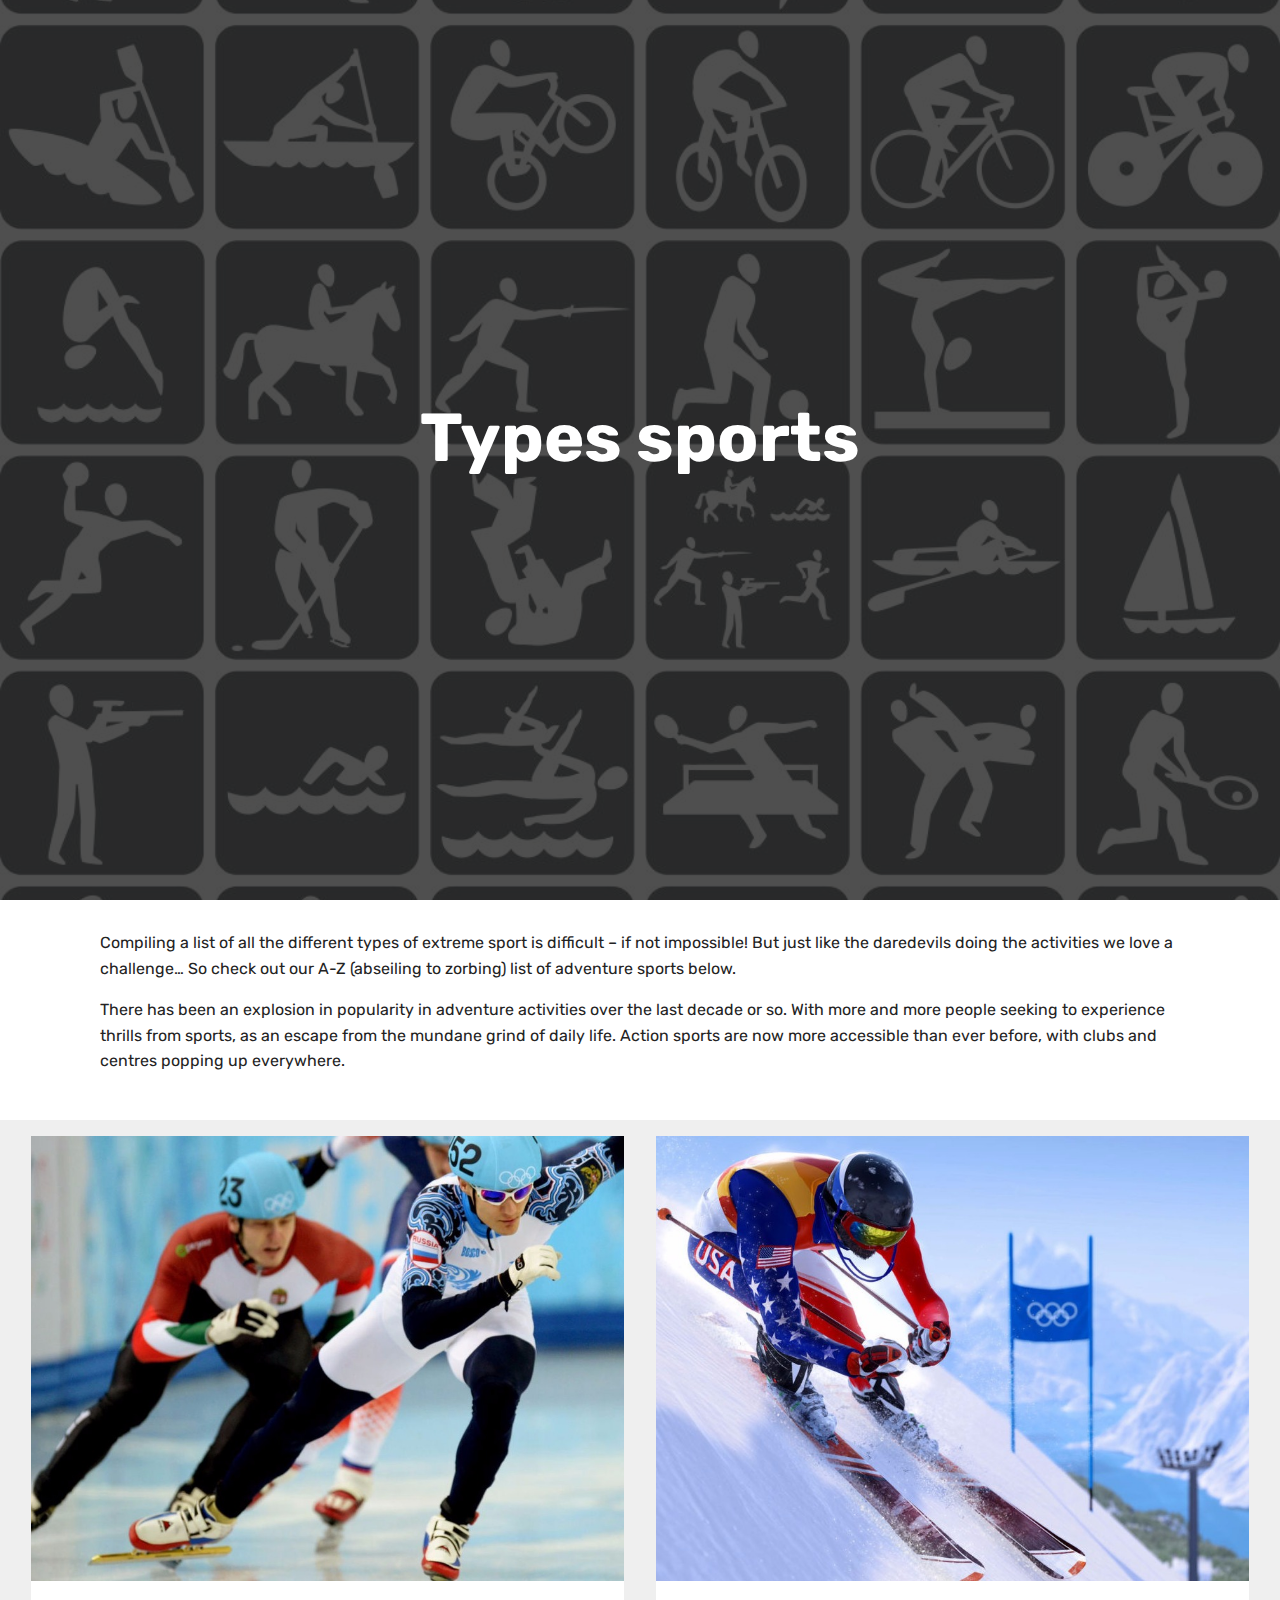
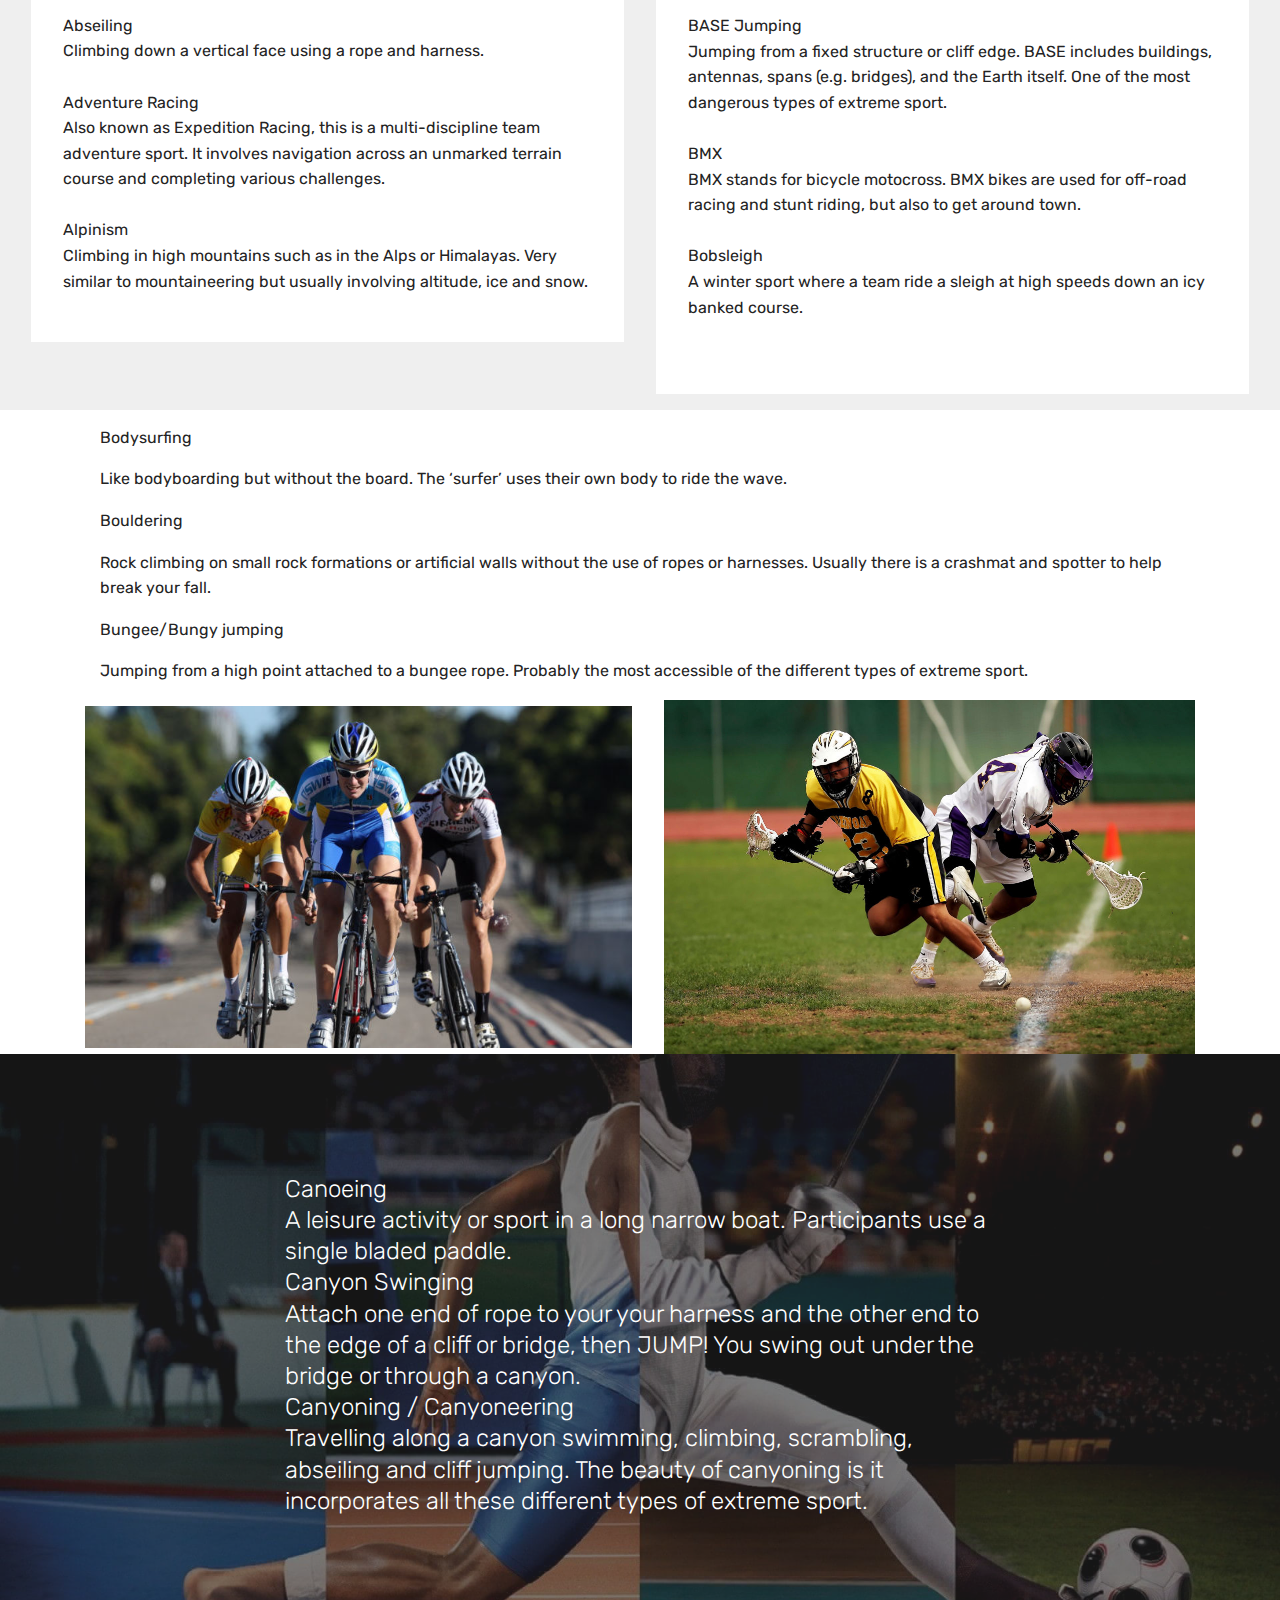
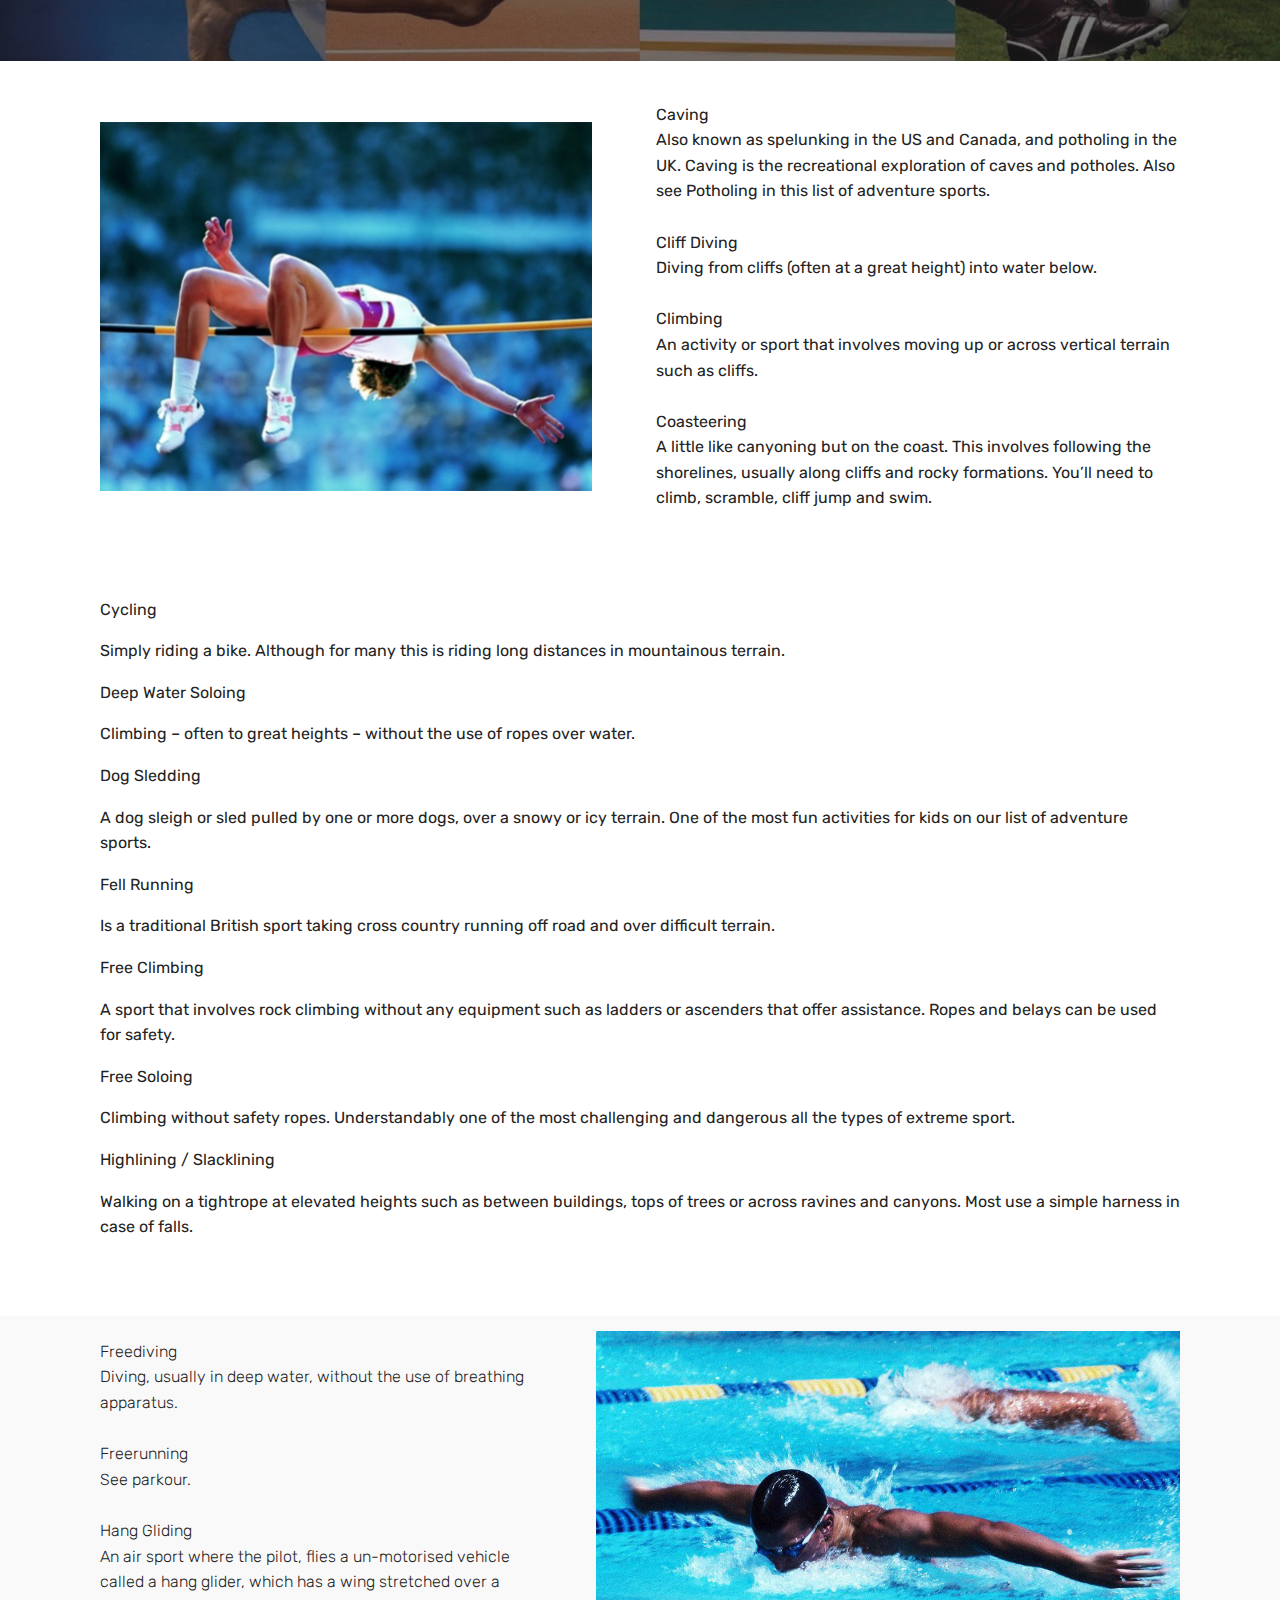
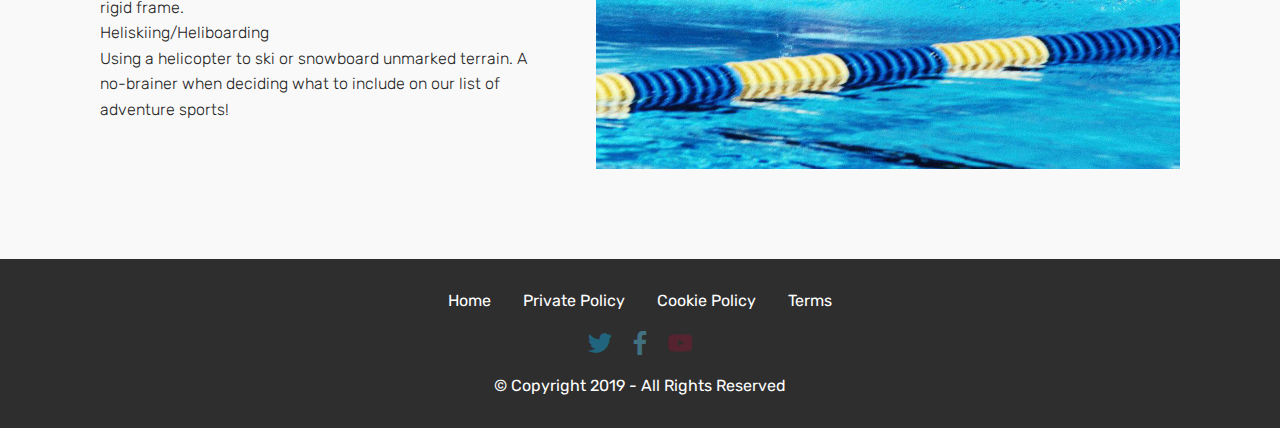
<file: index.html>
<!DOCTYPE html>
<html  >
<head>
  <!-- Site made with Mobirise Website Builder v4.11.4, https://mobirise.com -->
  <meta charset="UTF-8">
  <meta http-equiv="X-UA-Compatible" content="IE=edge">
  <meta name="generator" content="Mobirise v4.11.4, mobirise.com">
  <meta name="viewport" content="width=device-width, initial-scale=1, minimum-scale=1">
  <link rel="shortcut icon" href="assets/images/vector-sport-icon-128x128.png" type="image/x-icon">
  <meta name="description" content="Compiling a list of all the different types of extreme sport is difficult – if not impossible! But just like the daredevils doing the activities we love a challenge… So check out our A-Z (abseiling to zorbing) list of adventure sports below.">
  
  <title>Types sports</title>
  <link rel="stylesheet" href="assets/web/assets/mobirise-icons/mobirise-icons.css">
  <link rel="stylesheet" href="assets/bootstrap/css/bootstrap.min.css">
  <link rel="stylesheet" href="assets/bootstrap/css/bootstrap-grid.min.css">
  <link rel="stylesheet" href="assets/bootstrap/css/bootstrap-reboot.min.css">
  <link rel="stylesheet" href="assets/tether/tether.min.css">
  <link rel="stylesheet" href="assets/socicon/css/styles.css">
  <link rel="stylesheet" href="assets/theme/css/style.css">
  <link rel="preload" as="style" href="assets/mobirise/css/mbr-additional.css"><link rel="stylesheet" href="assets/mobirise/css/mbr-additional.css" type="text/css">
  
  
  
</head>
<body>
  <section class="cid-rGLD5KNHPh mbr-fullscreen" id="header2-q">

    

    <div class="mbr-overlay" style="opacity: 0.8; background-color: rgb(35, 35, 35);"></div>

    <div class="container align-center">
        <div class="row justify-content-md-center">
            <div class="mbr-white col-md-10">
                <h1 class="mbr-section-title mbr-bold pb-3 mbr-fonts-style display-1">Types sports</h1>
                
                
                
            </div>
        </div>
    </div>
    
</section>

<section class="engine"><a href="https://mobirise.info/o">portfolio web templates</a></section><section class="mbr-section article content1 cid-rIPAsRARig" id="content1-10">
    
     

    <div class="container">
        <div class="media-container-row">
            <div class="mbr-text col-12 mbr-fonts-style display-7 col-md-12"><p>Compiling a list of all the different types of extreme sport is difficult – if not impossible! But just like the daredevils doing the activities we love a challenge… So check out our A-Z (abseiling to zorbing) list of adventure sports below.</p><p>There has been an explosion in popularity in adventure activities over the last decade or so. With more and more people seeking to experience thrills from sports, as an escape from the mundane grind of daily life. Action sports are now more accessible than ever before, with clubs and centres popping up everywhere.
</p></div>
        </div>
    </div>
</section>

<section class="features17 cid-rGNEL59tFQ" id="features17-t">
    
    

    
    <div class="container-fluid">
        <div class="media-container-row">
            <div class="card p-3 col-12 col-md-6">
                <div class="card-wrapper">
                    <div class="card-img">
                        <img src="assets/images/konkobezhtsy5-1412x878.jpeg" alt="Mobirise" title="">
                    </div>
                    <div class="card-box">
                        
                        <p class="mbr-text mbr-fonts-style display-7">Abseiling
<br>Climbing down a vertical face using a rope and harness.
<br>
<br>Adventure Racing
<br>Also known as Expedition Racing, this is a multi-discipline team adventure sport. It involves navigation across an unmarked terrain course and completing various challenges.
<br>
<br>Alpinism
<br>Climbing in high mountains such as in the Alps or Himalayas. Very similar to mountaineering but usually involving altitude, ice and snow.</p>
                    </div>
                </div>
            </div>

            <div class="card p-3 col-12 col-md-6">
                <div class="card-wrapper">
                    <div class="card-img">
                        <img src="assets/images/29047eb27f0217a40f02d1facaf7971c-1412x794.jpeg" alt="Mobirise" title="">
                    </div>
                    <div class="card-box">
                        
                        <p class="mbr-text mbr-fonts-style display-7">BASE Jumping
<br>Jumping from a fixed structure or cliff edge. BASE includes buildings, antennas, spans (e.g. bridges), and the Earth itself. One of the most dangerous types of extreme sport.
<br>
<br>BMX
<br>BMX stands for bicycle motocross. BMX bikes are used for off-road racing and stunt riding, but also to get around town.
<br><br>Bobsleigh
<br>A winter sport where a team ride a sleigh at high speeds down an icy banked course.<br>
<br></p>
                    </div>
                </div>
            </div>

            

            
            
            
        </div>
    </div>
</section>

<section class="mbr-section article content1 cid-rGNEOCiamr" id="content1-u">
    
     

    <div class="container">
        <div class="media-container-row">
            <div class="mbr-text col-12 mbr-fonts-style display-7 col-md-12"><p><span style="font-size: 1rem;">Bodysurfing</span><br></p><p>Like bodyboarding but without the board. The ‘surfer’ uses their own body to ride the wave.
</p><p>
</p><p>Bouldering
</p><p>Rock climbing on small rock formations or artificial walls without the use of ropes or harnesses. Usually there is a crashmat and spotter to help break your fall.
</p><p>
</p><p>Bungee/Bungy jumping
</p><p>Jumping from a high point attached to a bungee rope. Probably the most accessible of the different types of extreme sport.&nbsp;</p></div>
        </div>
    </div>
</section>

<section class="cid-rIPAGGLusM" id="content13-11">
    
    <div class="container">
            <div class="media-container-row" style="width: 100%;">
                <div class="img-item item1" style="width: 106%;">
                    <img src="assets/images/ciclismo-bicicleta-velocidad-696x435.jpg" alt="" title="">
                    
                </div>
                <div class="img-item">
                    <img src="assets/images/3084635-action-athletes-ball-field-game-grass-lacrosse-match-men-outdoors-people-sport-sports-equipment-uniform-1060x707.jpg" alt="" title="">
                    
                </div>
            </div>
    </div>
</section>

<section class="mbr-section content5 cid-rLbCYSF4Ul" id="content5-13">

    

    <div class="mbr-overlay" style="opacity: 0.6; background-color: rgb(35, 35, 35);">
    </div>

    <div class="container">
        <div class="media-container-row">
            <div class="title col-12 col-md-8">
                
                <h3 class="mbr-section-subtitle align-center mbr-light mbr-white pb-3 mbr-fonts-style display-5">
                    Canoeing
                <div>A leisure activity or sport in a long narrow boat. Participants use a single bladed paddle.
</div><div>
</div><div>Canyon Swinging
</div><div>Attach one end of rope to your your harness and the other end to the edge of a cliff or bridge, then JUMP! You swing out under the bridge or through a canyon.
</div><div>
</div><div>Canyoning / Canyoneering
</div><div>Travelling along a canyon swimming, climbing, scrambling, abseiling and cliff jumping. The beauty of canyoning is it incorporates all these different types of extreme sport.</div></h3>
                
                
            </div>
        </div>
    </div>
</section>

<section class="mbr-section content7 cid-rGNEQo8bkc" id="content7-v">
          
    

    <div class="container">
        <div class="media-container-row">
            <div class="col-12 col-md-12">
                <div class="media-container-row">
                    <div class="media-content">
                        <div class="mbr-section-text">
                            <p class="mbr-text align-right mb-0 mbr-fonts-style display-7"><br>Caving
<br>Also known as spelunking in the US and Canada, and potholing in the UK. Caving is the recreational exploration of caves and potholes. Also see Potholing in this list of adventure sports.
<br>
<br>Cliff Diving
<br>Diving from cliffs (often at a great height) into water below.<br><br>Climbing
<br>An activity or sport that involves moving up or across vertical terrain such as cliffs.
<br>
<br>Coasteering
<br>A little like canyoning but on the coast. This involves following the shorelines, usually along cliffs and rocky formations. You’ll need to climb, scramble, cliff jump and swim.
<br>
<br></p>
                        </div>
                    </div>
                    <div class="mbr-figure" style="width: 100%;">
                     <img src="assets/images/0-986x740.jpg" alt="Mobirise" title="">  
                    </div>
                </div>
            </div>
        </div>
    </div>
</section>

<section class="mbr-section article content1 cid-rLbDqjBQrj" id="content1-15">
    
     

    <div class="container">
        <div class="media-container-row">
            <div class="mbr-text col-12 mbr-fonts-style display-7 col-md-12"><p>Cycling
</p><p>Simply riding a bike. Although for many this is riding long distances in mountainous terrain.
</p><p>Deep Water Soloing
</p><p>Climbing – often to great heights – without the use of ropes over water.
</p><p>Dog Sledding
</p><p>A dog sleigh or sled pulled by one or more dogs, over a snowy or icy terrain. One of the most fun activities for kids on our list of adventure sports.</p><p>Fell Running
</p><p>Is a traditional British sport taking cross country running off road and over difficult terrain.
<span style="font-size: 1rem;"></span></p><p>Free Climbing
</p><p>A sport that involves rock climbing without any equipment such as ladders or ascenders that offer assistance. Ropes and belays can be used for safety.
</p><p>Free Soloing
</p><p>Climbing without safety ropes. Understandably one of the most challenging and dangerous all the types of extreme sport.</p><p>Highlining / Slacklining 
</p><p>Walking on a tightrope at elevated heights such as between buildings, tops of trees or across ravines and canyons. Most use a simple harness in case of falls.</p></div>
        </div>
    </div>
</section>

<section class="services2 cid-rLbDe7bc7n" id="services2-14">
    <!---->
    
    <!---->
    <!--Overlay-->
    
    <!--Container-->
    <div class="container">
        <div class="col-md-12">
            <div class="media-container-row">
                <div class="mbr-figure" style="width: 60%;">
                    <img src="assets/images/1399744127881-1024x768.jpg" alt="Mobirise" title="">
                </div>
                <div class="align-left aside-content">
                    
                    <div class="mbr-section-text">
                        <p class="mbr-text text1 pt-2 mbr-light mbr-fonts-style display-7">Freediving
<br>Diving, usually in deep water, without the use of breathing apparatus.
<br>
<br>Freerunning
<br>See parkour.
<br>
<br>Hang Gliding
<br>An air sport where the pilot, flies a un-motorised vehicle called a hang glider, which has a wing stretched over a rigid frame.<br>Heliskiing/Heliboarding
<br>Using a helicopter to ski or snowboard unmarked terrain. A no-brainer when deciding what to include on our list of adventure sports!
<br></p>
                        
                    </div>
                    <!--Btn-->
                    
                </div>
            </div>
        </div>
    </div>
</section>

<section once="footers" class="cid-rGLEgP1xM8" id="footer7-s">

    

    

    <div class="container">
        <div class="media-container-row align-center mbr-white">
            <div class="row row-links">
                <ul class="foot-menu">
                    
                    
                    
                    
                    
                <li class="foot-menu-item mbr-fonts-style display-7"><a href="index.html" class="text-white">Home</a><br></li><li class="foot-menu-item mbr-fonts-style display-7"><a href="policy.html" class="text-white">Private Policy</a></li><li class="foot-menu-item mbr-fonts-style display-7"><a href="cookie.html" class="text-white">Cookie Policy</a></li><li class="foot-menu-item mbr-fonts-style display-7"><a href="terms.html" class="text-white">Terms</a><br></li></ul>
            </div>
            <div class="row social-row">
                <div class="social-list align-right pb-2">
                    
                    
                    
                    
                    
                    
                <div class="soc-item">
                        <a href="https://twitter.com/" target="_blank">
                            <span class="mbr-iconfont mbr-iconfont-social socicon-twitter socicon" style="color: rgb(20, 157, 204); fill: rgb(20, 157, 204);"></span>
                        </a>
                    </div><div class="soc-item">
                        <a href="https://www.facebook.com/" target="_blank">
                            <span class="mbr-iconfont mbr-iconfont-social socicon-facebook socicon" style="color: rgb(85, 180, 212); fill: rgb(85, 180, 212);"></span>
                        </a>
                    </div><div class="soc-item">
                        <a href="https://www.youtube.com" target="_blank">
                            <span class="mbr-iconfont mbr-iconfont-social socicon-youtube socicon" style="color: rgb(127, 25, 51); fill: rgb(127, 25, 51);"></span>
                        </a>
                    </div></div>
            </div>
            <div class="row row-copirayt">
                <p class="mbr-text mb-0 mbr-fonts-style mbr-white align-center display-7">
                    © Copyright 2019 - All Rights Reserved
                </p>
            </div>
        </div>
    </div>
</section>


  <script src="assets/web/assets/jquery/jquery.min.js"></script>
  <script src="assets/popper/popper.min.js"></script>
  <script src="assets/bootstrap/js/bootstrap.min.js"></script>
  <script src="assets/tether/tether.min.js"></script>
  <script src="assets/smoothscroll/smooth-scroll.js"></script>
  <script src="assets/theme/js/script.js"></script>
  
  
</body>
</html>
</file>
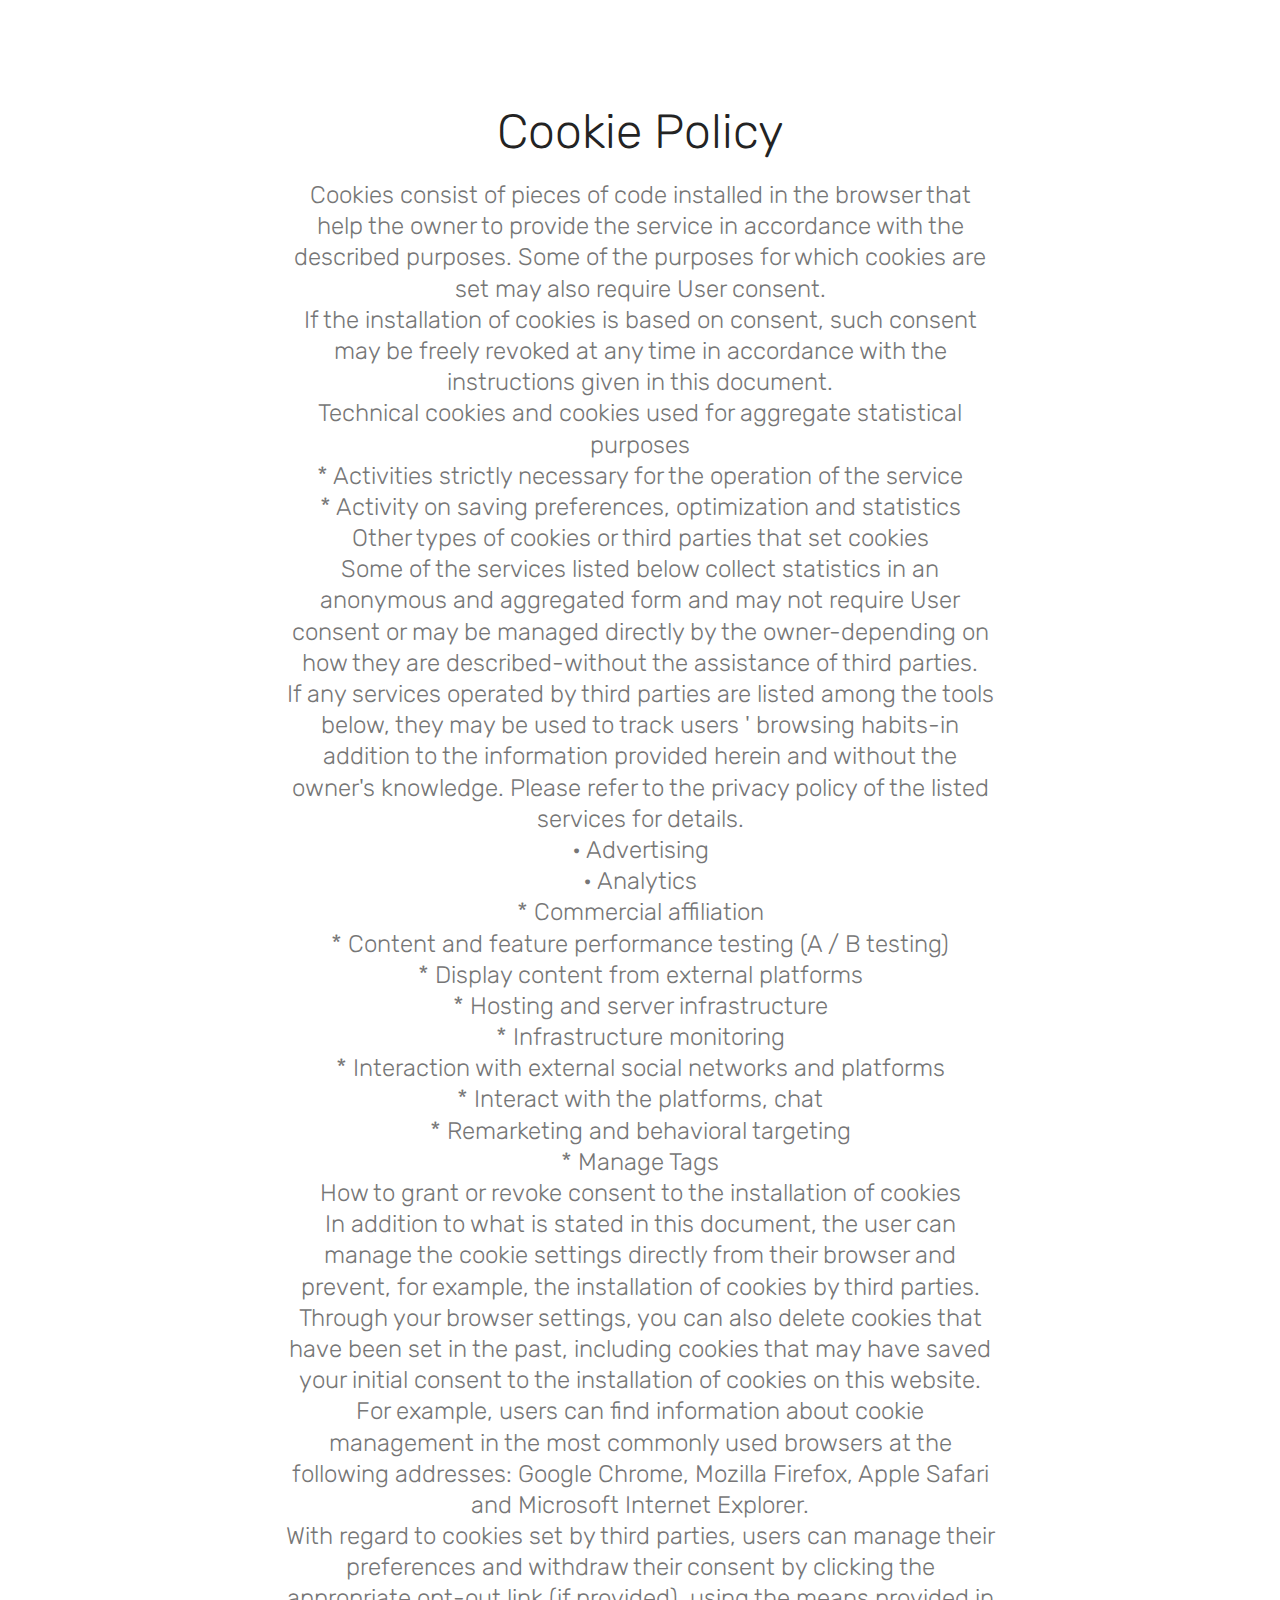
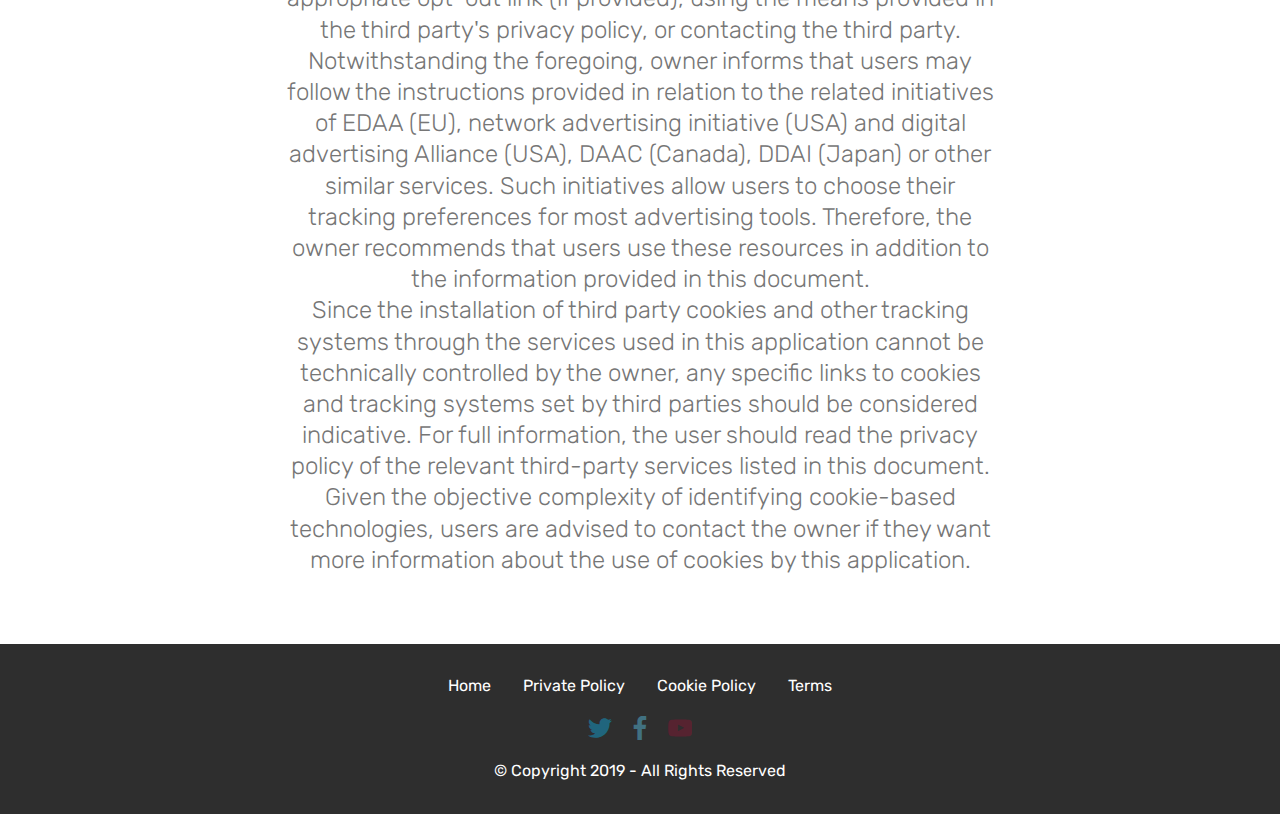
<file: cookie.html>
<!DOCTYPE html>
<html  >
<head>
  <!-- Site made with Mobirise Website Builder v4.11.4, https://mobirise.com -->
  <meta charset="UTF-8">
  <meta http-equiv="X-UA-Compatible" content="IE=edge">
  <meta name="generator" content="Mobirise v4.11.4, mobirise.com">
  <meta name="viewport" content="width=device-width, initial-scale=1, minimum-scale=1">
  <link rel="shortcut icon" href="assets/images/vector-sport-icon-128x128.png" type="image/x-icon">
  <meta name="description" content="Compiling a list of all the different types of extreme sport is difficult – if not impossible! But just like the daredevils doing the activities we love a challenge… So check out our A-Z (abseiling to zorbing) list of adventure sports below.">
  
  <title>Cookie Policy</title>
  <link rel="stylesheet" href="assets/bootstrap/css/bootstrap.min.css">
  <link rel="stylesheet" href="assets/bootstrap/css/bootstrap-grid.min.css">
  <link rel="stylesheet" href="assets/bootstrap/css/bootstrap-reboot.min.css">
  <link rel="stylesheet" href="assets/tether/tether.min.css">
  <link rel="stylesheet" href="assets/socicon/css/styles.css">
  <link rel="stylesheet" href="assets/theme/css/style.css">
  <link rel="preload" as="style" href="assets/mobirise/css/mbr-additional.css"><link rel="stylesheet" href="assets/mobirise/css/mbr-additional.css" type="text/css">
  
  
  
</head>
<body>
  <section class="mbr-section content4 cid-rGzSbeOcXP" id="content4-o">

    

    <div class="container">
        <div class="media-container-row">
            <div class="title col-12 col-md-8">
                <h2 class="align-center pb-3 mbr-fonts-style display-2"><br>Cookie Policy</h2>
                <h3 class="mbr-section-subtitle align-center mbr-light mbr-fonts-style display-5">Cookies consist of pieces of code installed in the browser that help the owner to provide the service in accordance with the described purposes. Some of the purposes for which cookies are set may also require User consent.
<div>If the installation of cookies is based on consent, such consent may be freely revoked at any time in accordance with the instructions given in this document.
</div><div>Technical cookies and cookies used for aggregate statistical purposes
</div><div>* Activities strictly necessary for the operation of the service
</div><div>* Activity on saving preferences, optimization and statistics
</div><div>Other types of cookies or third parties that set cookies
</div><div>Some of the services listed below collect statistics in an anonymous and aggregated form and may not require User consent or may be managed directly by the owner-depending on how they are described-without the assistance of third parties.
</div><div>If any services operated by third parties are listed among the tools below, they may be used to track users ' browsing habits-in addition to the information provided herein and without the owner's knowledge. Please refer to the privacy policy of the listed services for details.
</div><div>• Advertising
</div><div>• Analytics
</div><div>* Commercial affiliation
</div><div>* Content and feature performance testing (A / B testing)
</div><div>* Display content from external platforms
</div><div>* Hosting and server infrastructure
</div><div>* Infrastructure monitoring 
</div><div>* Interaction with external social networks and platforms
</div><div>* Interact with the platforms, chat
</div><div>* Remarketing and behavioral targeting
</div><div>* Manage Tags
</div><div>How to grant or revoke consent to the installation of cookies
</div><div>In addition to what is stated in this document, the user can manage the cookie settings directly from their browser and prevent, for example, the installation of cookies by third parties.
</div><div>Through your browser settings, you can also delete cookies that have been set in the past, including cookies that may have saved your initial consent to the installation of cookies on this website.
</div><div>For example, users can find information about cookie management in the most commonly used browsers at the following addresses: Google Chrome, Mozilla Firefox, Apple Safari and Microsoft Internet Explorer.
</div><div>With regard to cookies set by third parties, users can manage their preferences and withdraw their consent by clicking the appropriate opt-out link (if provided), using the means provided in the third party's privacy policy, or contacting the third party.
</div><div>Notwithstanding the foregoing, owner informs that users may follow the instructions provided in relation to the related initiatives of EDAA (EU), network advertising initiative (USA) and digital advertising Alliance (USA), DAAC (Canada), DDAI (Japan) or other similar services. Such initiatives allow users to choose their tracking preferences for most advertising tools. Therefore, the owner recommends that users use these resources in addition to the information provided in this document.
</div><div>Since the installation of third party cookies and other tracking systems through the services used in this application cannot be technically controlled by the owner, any specific links to cookies and tracking systems set by third parties should be considered indicative. For full information, the user should read the privacy policy of the relevant third-party services listed in this document. 
</div><div>Given the objective complexity of identifying cookie-based technologies, users are advised to contact the owner if they want more information about the use of cookies by this application.</div></h3>
                
            </div>
        </div>
    </div>
</section>

<section class="engine"><a href="https://mobirise.info/l">free site templates</a></section><section once="footers" class="cid-rGLEgP1xM8" id="footer7-s">

    

    

    <div class="container">
        <div class="media-container-row align-center mbr-white">
            <div class="row row-links">
                <ul class="foot-menu">
                    
                    
                    
                    
                    
                <li class="foot-menu-item mbr-fonts-style display-7"><a href="index.html" class="text-white">Home</a><br></li><li class="foot-menu-item mbr-fonts-style display-7"><a href="policy.html" class="text-white">Private Policy</a></li><li class="foot-menu-item mbr-fonts-style display-7"><a href="cookie.html" class="text-white">Cookie Policy</a></li><li class="foot-menu-item mbr-fonts-style display-7"><a href="terms.html" class="text-white">Terms</a><br></li></ul>
            </div>
            <div class="row social-row">
                <div class="social-list align-right pb-2">
                    
                    
                    
                    
                    
                    
                <div class="soc-item">
                        <a href="https://twitter.com/" target="_blank">
                            <span class="mbr-iconfont mbr-iconfont-social socicon-twitter socicon" style="color: rgb(20, 157, 204); fill: rgb(20, 157, 204);"></span>
                        </a>
                    </div><div class="soc-item">
                        <a href="https://www.facebook.com/" target="_blank">
                            <span class="mbr-iconfont mbr-iconfont-social socicon-facebook socicon" style="color: rgb(85, 180, 212); fill: rgb(85, 180, 212);"></span>
                        </a>
                    </div><div class="soc-item">
                        <a href="https://www.youtube.com" target="_blank">
                            <span class="mbr-iconfont mbr-iconfont-social socicon-youtube socicon" style="color: rgb(127, 25, 51); fill: rgb(127, 25, 51);"></span>
                        </a>
                    </div></div>
            </div>
            <div class="row row-copirayt">
                <p class="mbr-text mb-0 mbr-fonts-style mbr-white align-center display-7">
                    © Copyright 2019 - All Rights Reserved
                </p>
            </div>
        </div>
    </div>
</section>


  <script src="assets/web/assets/jquery/jquery.min.js"></script>
  <script src="assets/popper/popper.min.js"></script>
  <script src="assets/bootstrap/js/bootstrap.min.js"></script>
  <script src="assets/tether/tether.min.js"></script>
  <script src="assets/smoothscroll/smooth-scroll.js"></script>
  <script src="assets/theme/js/script.js"></script>
  
  
</body>
</html>
</file>
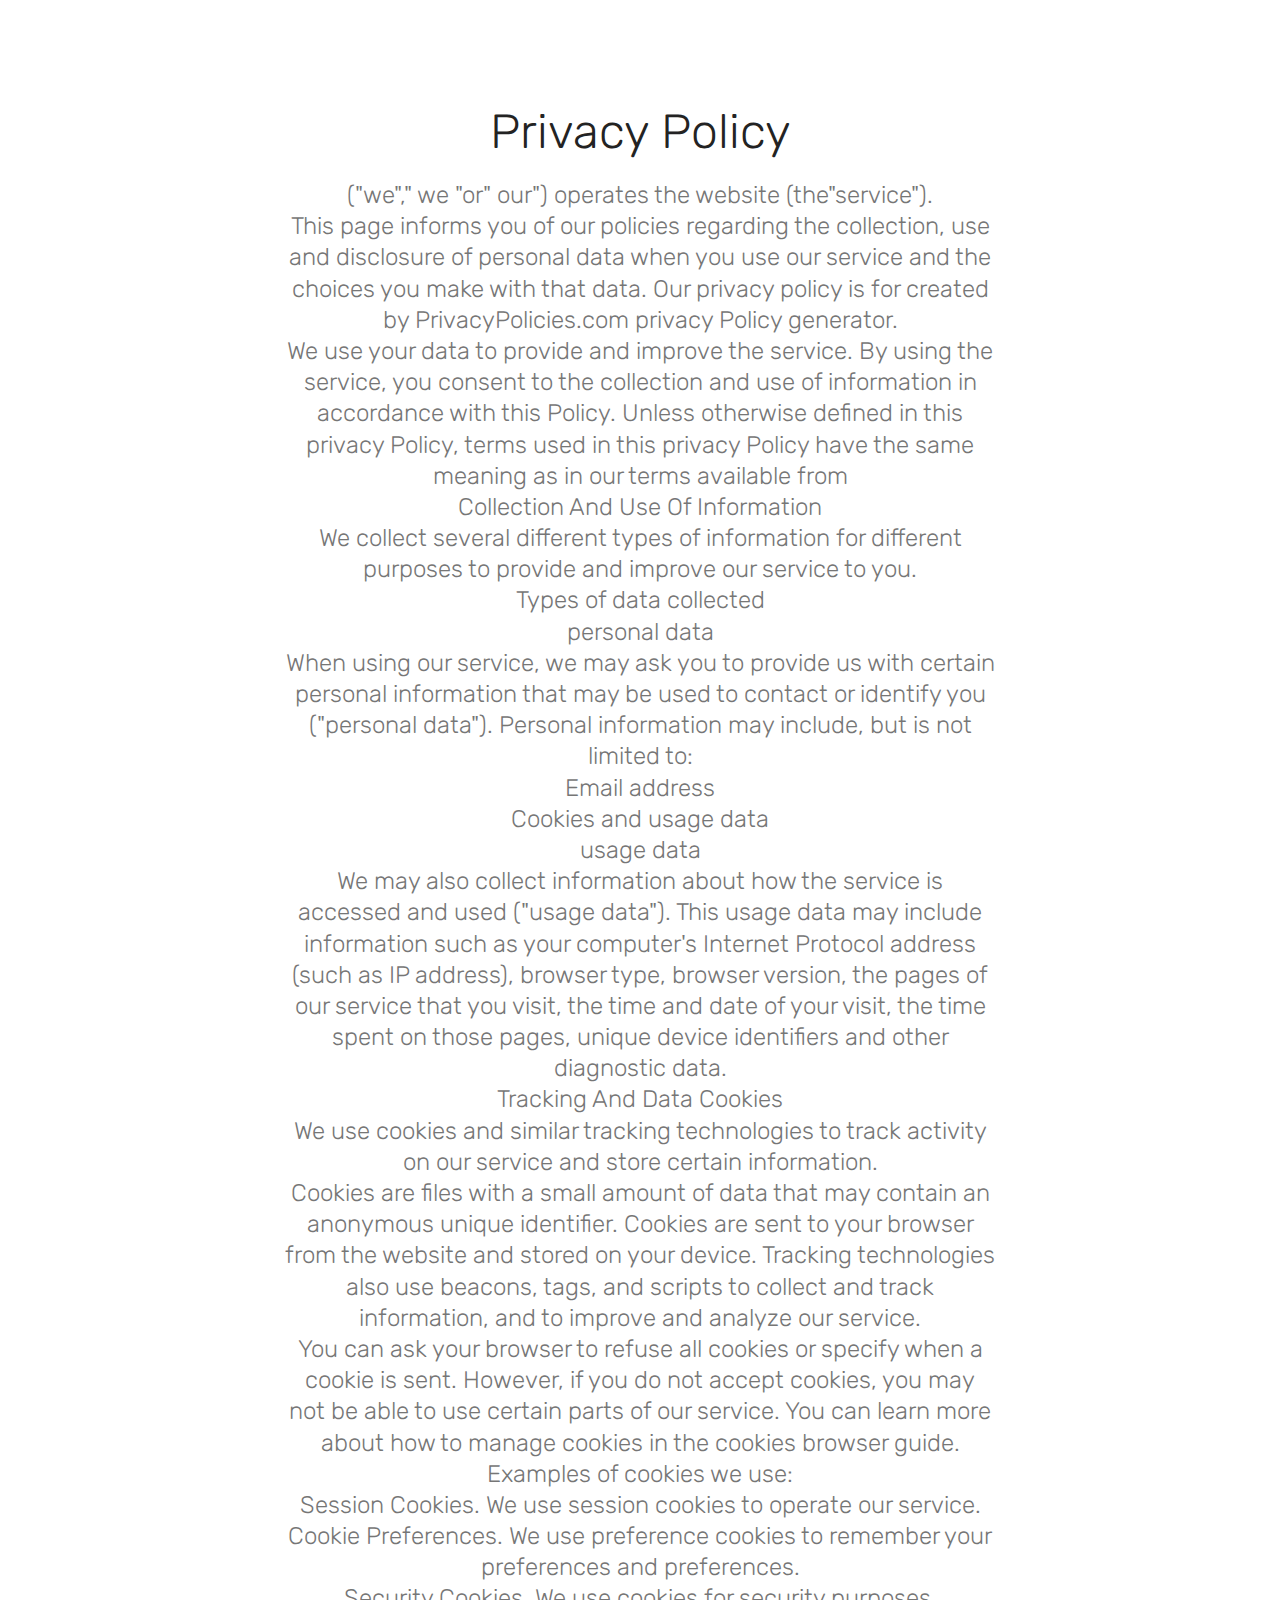
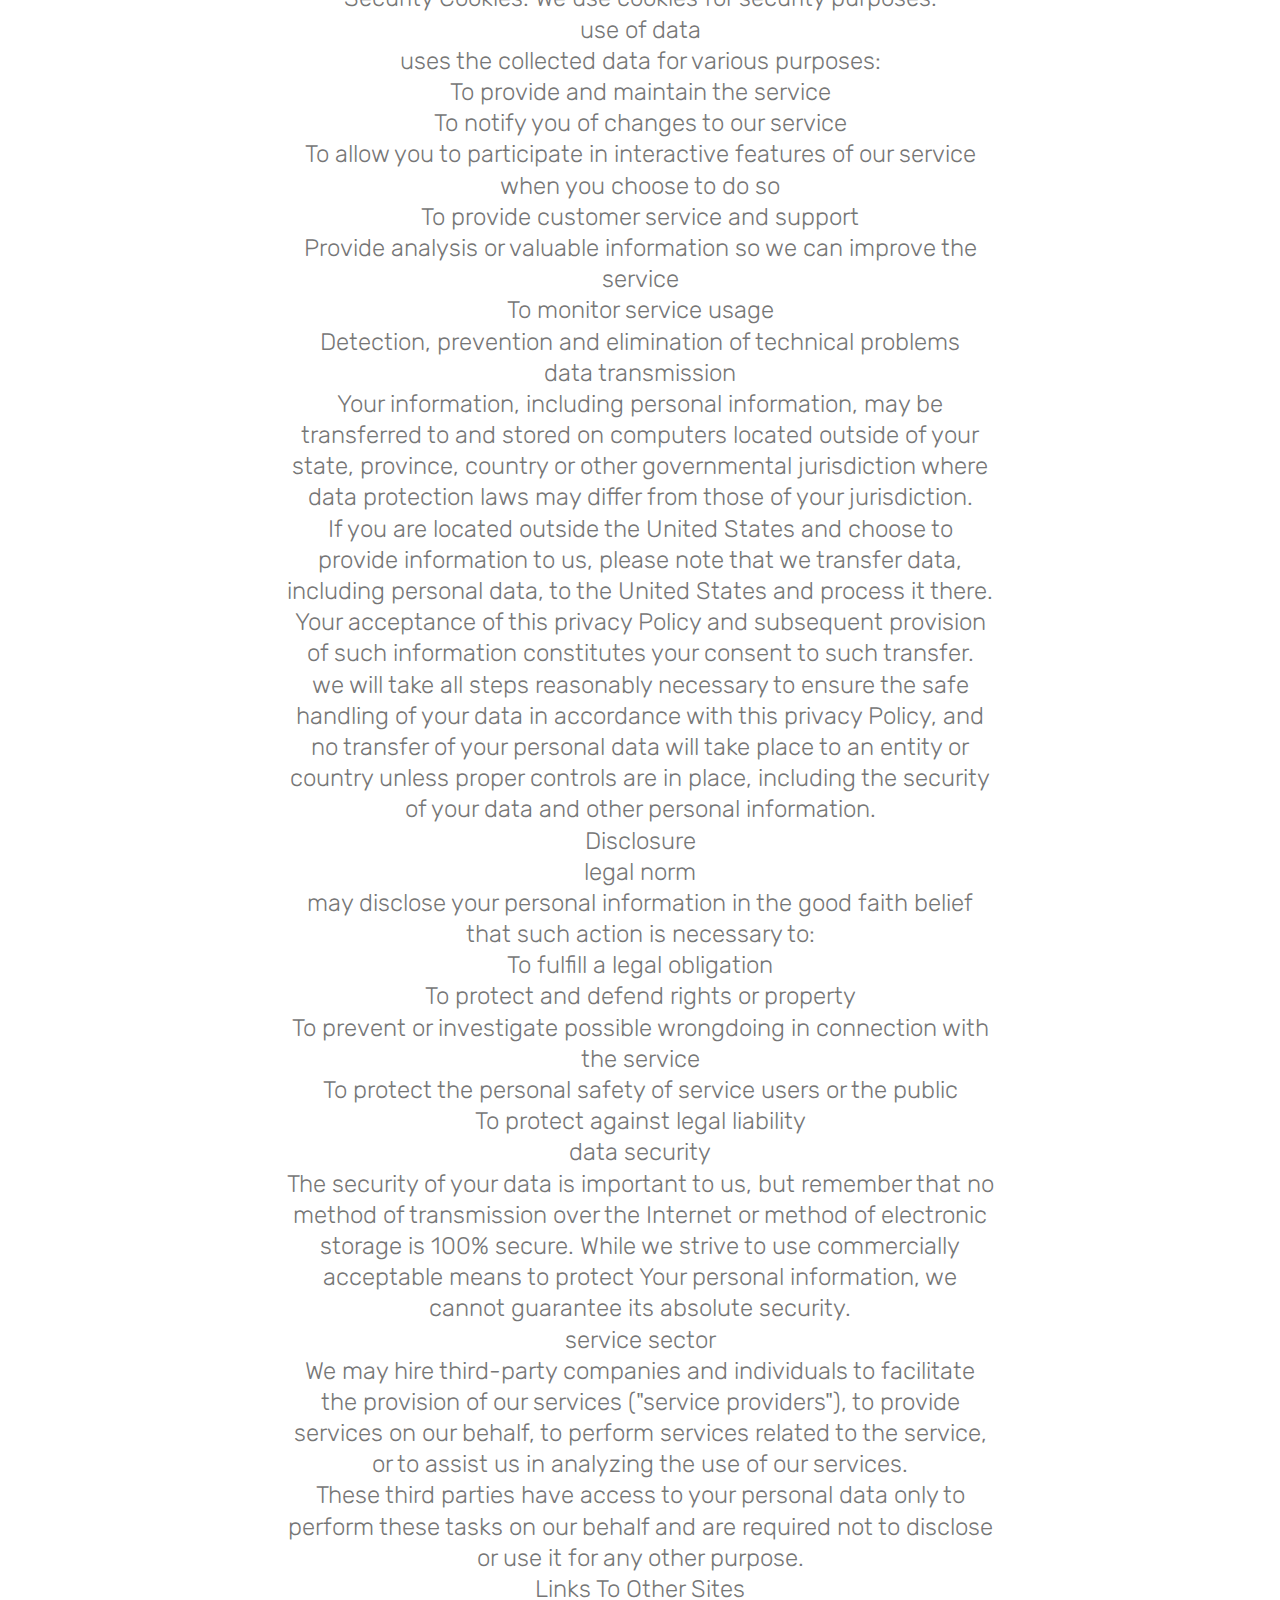
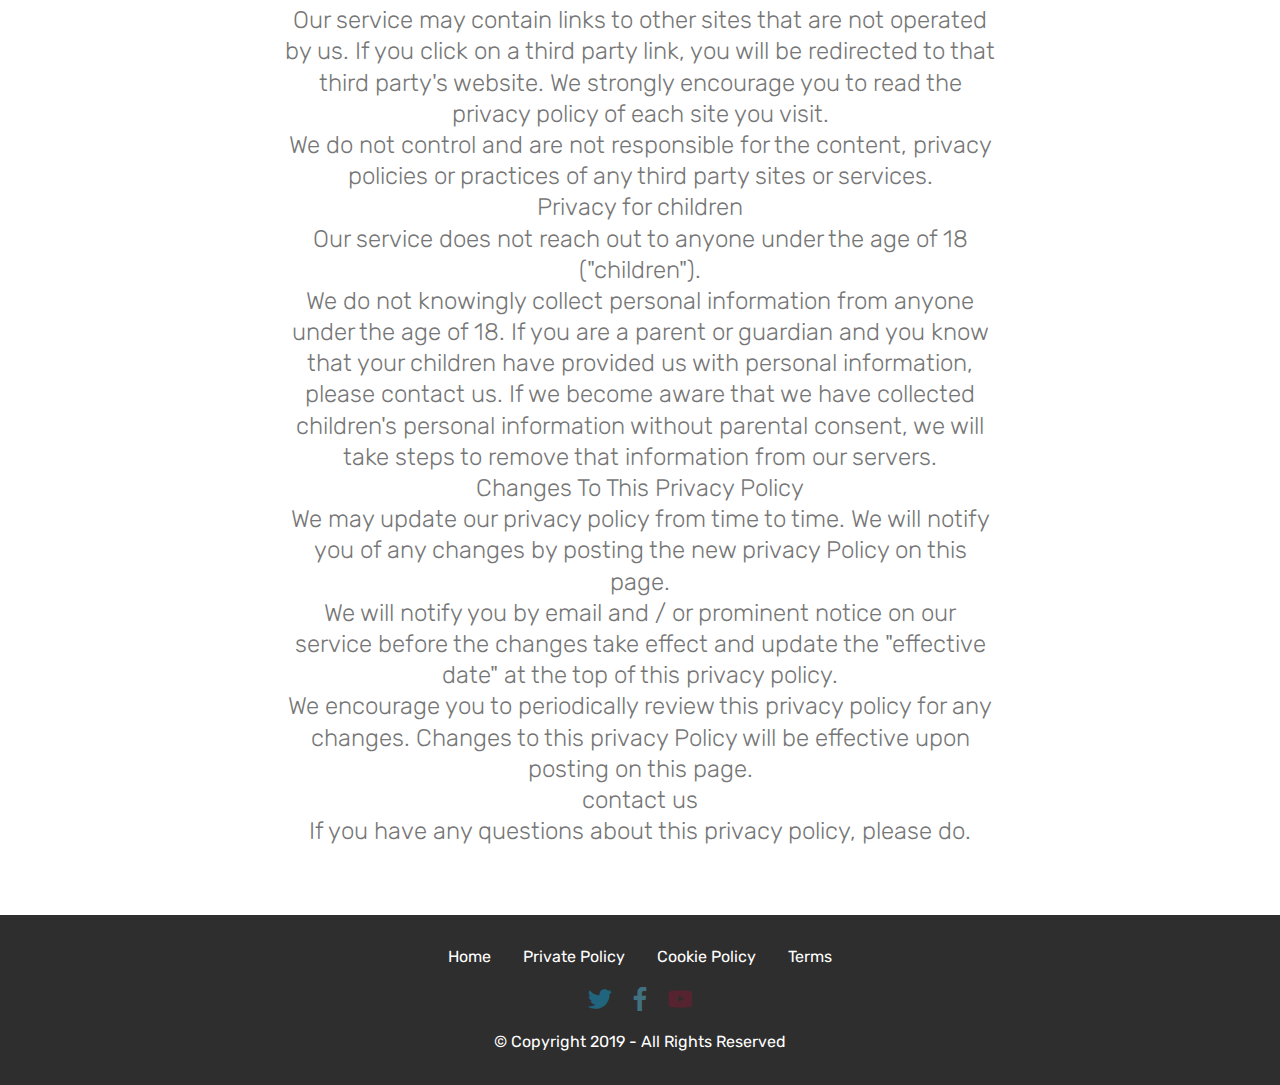
<file: policy.html>
<!DOCTYPE html>
<html  >
<head>
  <!-- Site made with Mobirise Website Builder v4.11.4, https://mobirise.com -->
  <meta charset="UTF-8">
  <meta http-equiv="X-UA-Compatible" content="IE=edge">
  <meta name="generator" content="Mobirise v4.11.4, mobirise.com">
  <meta name="viewport" content="width=device-width, initial-scale=1, minimum-scale=1">
  <link rel="shortcut icon" href="assets/images/vector-sport-icon-128x128.png" type="image/x-icon">
  <meta name="description" content="Compiling a list of all the different types of extreme sport is difficult – if not impossible! But just like the daredevils doing the activities we love a challenge… So check out our A-Z (abseiling to zorbing) list of adventure sports below.">
  
  <title>Privacy Policy</title>
  <link rel="stylesheet" href="assets/bootstrap/css/bootstrap.min.css">
  <link rel="stylesheet" href="assets/bootstrap/css/bootstrap-grid.min.css">
  <link rel="stylesheet" href="assets/bootstrap/css/bootstrap-reboot.min.css">
  <link rel="stylesheet" href="assets/tether/tether.min.css">
  <link rel="stylesheet" href="assets/socicon/css/styles.css">
  <link rel="stylesheet" href="assets/theme/css/style.css">
  <link rel="preload" as="style" href="assets/mobirise/css/mbr-additional.css"><link rel="stylesheet" href="assets/mobirise/css/mbr-additional.css" type="text/css">
  
  
  
</head>
<body>
  <section class="mbr-section content4 cid-rGzRPwmO3l" id="content4-n">

    

    <div class="container">
        <div class="media-container-row">
            <div class="title col-12 col-md-8">
                <h2 class="align-center pb-3 mbr-fonts-style display-2"><br>Privacy Policy</h2>
                <h3 class="mbr-section-subtitle align-center mbr-light mbr-fonts-style display-5">("we"," we "or" our") operates the website (the"service"). 
<div>This page informs you of our policies regarding the collection, use and disclosure of personal data when you use our service and the choices you make with that data. Our privacy policy is for created by PrivacyPolicies.com privacy Policy generator. 
</div><div>We use your data to provide and improve the service. By using the service, you consent to the collection and use of information in accordance with this Policy. Unless otherwise defined in this privacy Policy, terms used in this privacy Policy have the same meaning as in our terms available from  
</div><div>Collection And Use Of Information 
</div><div>We collect several different types of information for different purposes to provide and improve our service to you. 
</div><div>Types of data collected 
</div><div>personal data 
</div><div>When using our service, we may ask you to provide us with certain personal information that may be used to contact or identify you ("personal data"). Personal information may include, but is not limited to: 
</div><div>Email address 
</div><div>Cookies and usage data 
</div><div>usage data 
</div><div>We may also collect information about how the service is accessed and used ("usage data"). This usage data may include information such as your computer's Internet Protocol address (such as IP address), browser type, browser version, the pages of our service that you visit, the time and date of your visit, the time spent on those pages, unique device identifiers and other diagnostic data. 
</div><div>Tracking And Data Cookies 
</div><div>We use cookies and similar tracking technologies to track activity on our service and store certain information. 
</div><div>Cookies are files with a small amount of data that may contain an anonymous unique identifier. Cookies are sent to your browser from the website and stored on your device. Tracking technologies also use beacons, tags, and scripts to collect and track information, and to improve and analyze our service. 
</div><div>You can ask your browser to refuse all cookies or specify when a cookie is sent. However, if you do not accept cookies, you may not be able to use certain parts of our service. You can learn more about how to manage cookies in the cookies browser guide. 
</div><div>Examples of cookies we use: 
</div><div>Session Cookies. We use session cookies to operate our service. 
</div><div>Cookie Preferences. We use preference cookies to remember your preferences and preferences. 
</div><div>Security Cookies. We use cookies for security purposes. 
</div><div>use of data 
</div><div>uses the collected data for various purposes: 
</div><div>To provide and maintain the service 
</div><div>To notify you of changes to our service 
</div><div>To allow you to participate in interactive features of our service when you choose to do so 
</div><div>To provide customer service and support 
</div><div>Provide analysis or valuable information so we can improve the service 
</div><div>To monitor service usage 
</div><div>Detection, prevention and elimination of technical problems 
</div><div>data transmission 
</div><div>Your information, including personal information, may be transferred to and stored on computers located outside of your state, province, country or other governmental jurisdiction where data protection laws may differ from those of your jurisdiction. 
</div><div>If you are located outside the United States and choose to provide information to us, please note that we transfer data, including personal data, to the United States and process it there. 
</div><div>Your acceptance of this privacy Policy and subsequent provision of such information constitutes your consent to such transfer. 
</div><div>we will take all steps reasonably necessary to ensure the safe handling of your data in accordance with this privacy Policy, and no transfer of your personal data will take place to an entity or country unless proper controls are in place, including the security of your data and other personal information. 
</div><div>Disclosure 
</div><div>legal norm 
</div><div>may disclose your personal information in the good faith belief that such action is necessary to: 
</div><div>To fulfill a legal obligation 
</div><div>To protect and defend rights or property 
</div><div>To prevent or investigate possible wrongdoing in connection with the service 
</div><div>To protect the personal safety of service users or the public 
</div><div>To protect against legal liability 
</div><div>data security 
</div><div>The security of your data is important to us, but remember that no method of transmission over the Internet or method of electronic storage is 100% secure. While we strive to use commercially acceptable means to protect Your personal information, we cannot guarantee its absolute security. 
</div><div>service sector 
</div><div>We may hire third-party companies and individuals to facilitate the provision of our services ("service providers"), to provide services on our behalf, to perform services related to the service, or to assist us in analyzing the use of our services. 
</div><div>These third parties have access to your personal data only to perform these tasks on our behalf and are required not to disclose or use it for any other purpose. 
</div><div>Links To Other Sites 
</div><div>Our service may contain links to other sites that are not operated by us. If you click on a third party link, you will be redirected to that third party's website. We strongly encourage you to read the privacy policy of each site you visit. 
</div><div>We do not control and are not responsible for the content, privacy policies or practices of any third party sites or services. 
</div><div>Privacy for children 
</div><div>Our service does not reach out to anyone under the age of 18 ("children"). 
</div><div>We do not knowingly collect personal information from anyone under the age of 18. If you are a parent or guardian and you know that your children have provided us with personal information, please contact us. If we become aware that we have collected children's personal information without parental consent, we will take steps to remove that information from our servers. 
</div><div>Changes To This Privacy Policy 
</div><div>We may update our privacy policy from time to time. We will notify you of any changes by posting the new privacy Policy on this page. 
</div><div>We will notify you by email and / or prominent notice on our service before the changes take effect and update the "effective date" at the top of this privacy policy. 
</div><div>We encourage you to periodically review this privacy policy for any changes. Changes to this privacy Policy will be effective upon posting on this page. 
</div><div>contact us
</div><div>If you have any questions about this privacy policy, please do.</div></h3>
                
            </div>
        </div>
    </div>
</section>

<section class="engine"><a href="https://mobirise.info/d">free site maker</a></section><section once="footers" class="cid-rGLEgP1xM8" id="footer7-s">

    

    

    <div class="container">
        <div class="media-container-row align-center mbr-white">
            <div class="row row-links">
                <ul class="foot-menu">
                    
                    
                    
                    
                    
                <li class="foot-menu-item mbr-fonts-style display-7"><a href="index.html" class="text-white">Home</a><br></li><li class="foot-menu-item mbr-fonts-style display-7"><a href="policy.html" class="text-white">Private Policy</a></li><li class="foot-menu-item mbr-fonts-style display-7"><a href="cookie.html" class="text-white">Cookie Policy</a></li><li class="foot-menu-item mbr-fonts-style display-7"><a href="terms.html" class="text-white">Terms</a><br></li></ul>
            </div>
            <div class="row social-row">
                <div class="social-list align-right pb-2">
                    
                    
                    
                    
                    
                    
                <div class="soc-item">
                        <a href="https://twitter.com/" target="_blank">
                            <span class="mbr-iconfont mbr-iconfont-social socicon-twitter socicon" style="color: rgb(20, 157, 204); fill: rgb(20, 157, 204);"></span>
                        </a>
                    </div><div class="soc-item">
                        <a href="https://www.facebook.com/" target="_blank">
                            <span class="mbr-iconfont mbr-iconfont-social socicon-facebook socicon" style="color: rgb(85, 180, 212); fill: rgb(85, 180, 212);"></span>
                        </a>
                    </div><div class="soc-item">
                        <a href="https://www.youtube.com" target="_blank">
                            <span class="mbr-iconfont mbr-iconfont-social socicon-youtube socicon" style="color: rgb(127, 25, 51); fill: rgb(127, 25, 51);"></span>
                        </a>
                    </div></div>
            </div>
            <div class="row row-copirayt">
                <p class="mbr-text mb-0 mbr-fonts-style mbr-white align-center display-7">
                    © Copyright 2019 - All Rights Reserved
                </p>
            </div>
        </div>
    </div>
</section>


  <script src="assets/web/assets/jquery/jquery.min.js"></script>
  <script src="assets/popper/popper.min.js"></script>
  <script src="assets/bootstrap/js/bootstrap.min.js"></script>
  <script src="assets/tether/tether.min.js"></script>
  <script src="assets/smoothscroll/smooth-scroll.js"></script>
  <script src="assets/theme/js/script.js"></script>
  
  
</body>
</html>
</file>
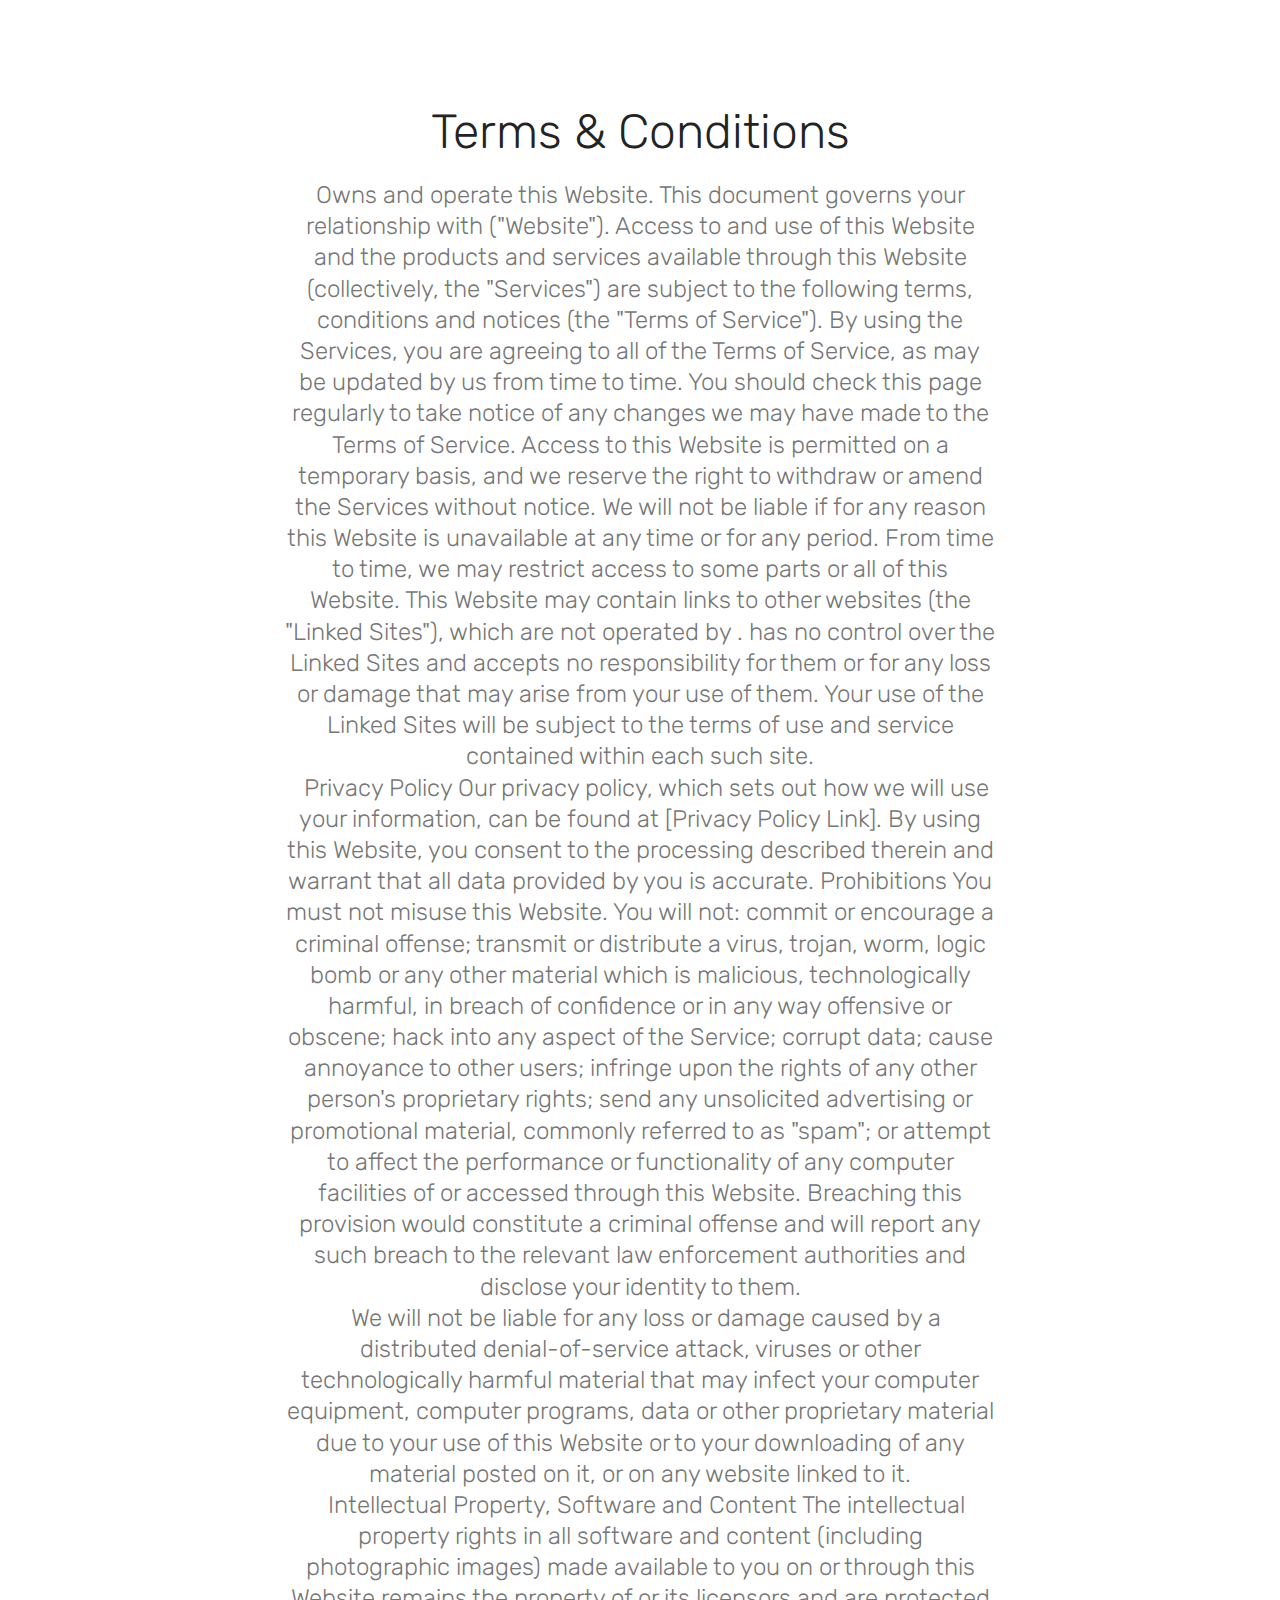
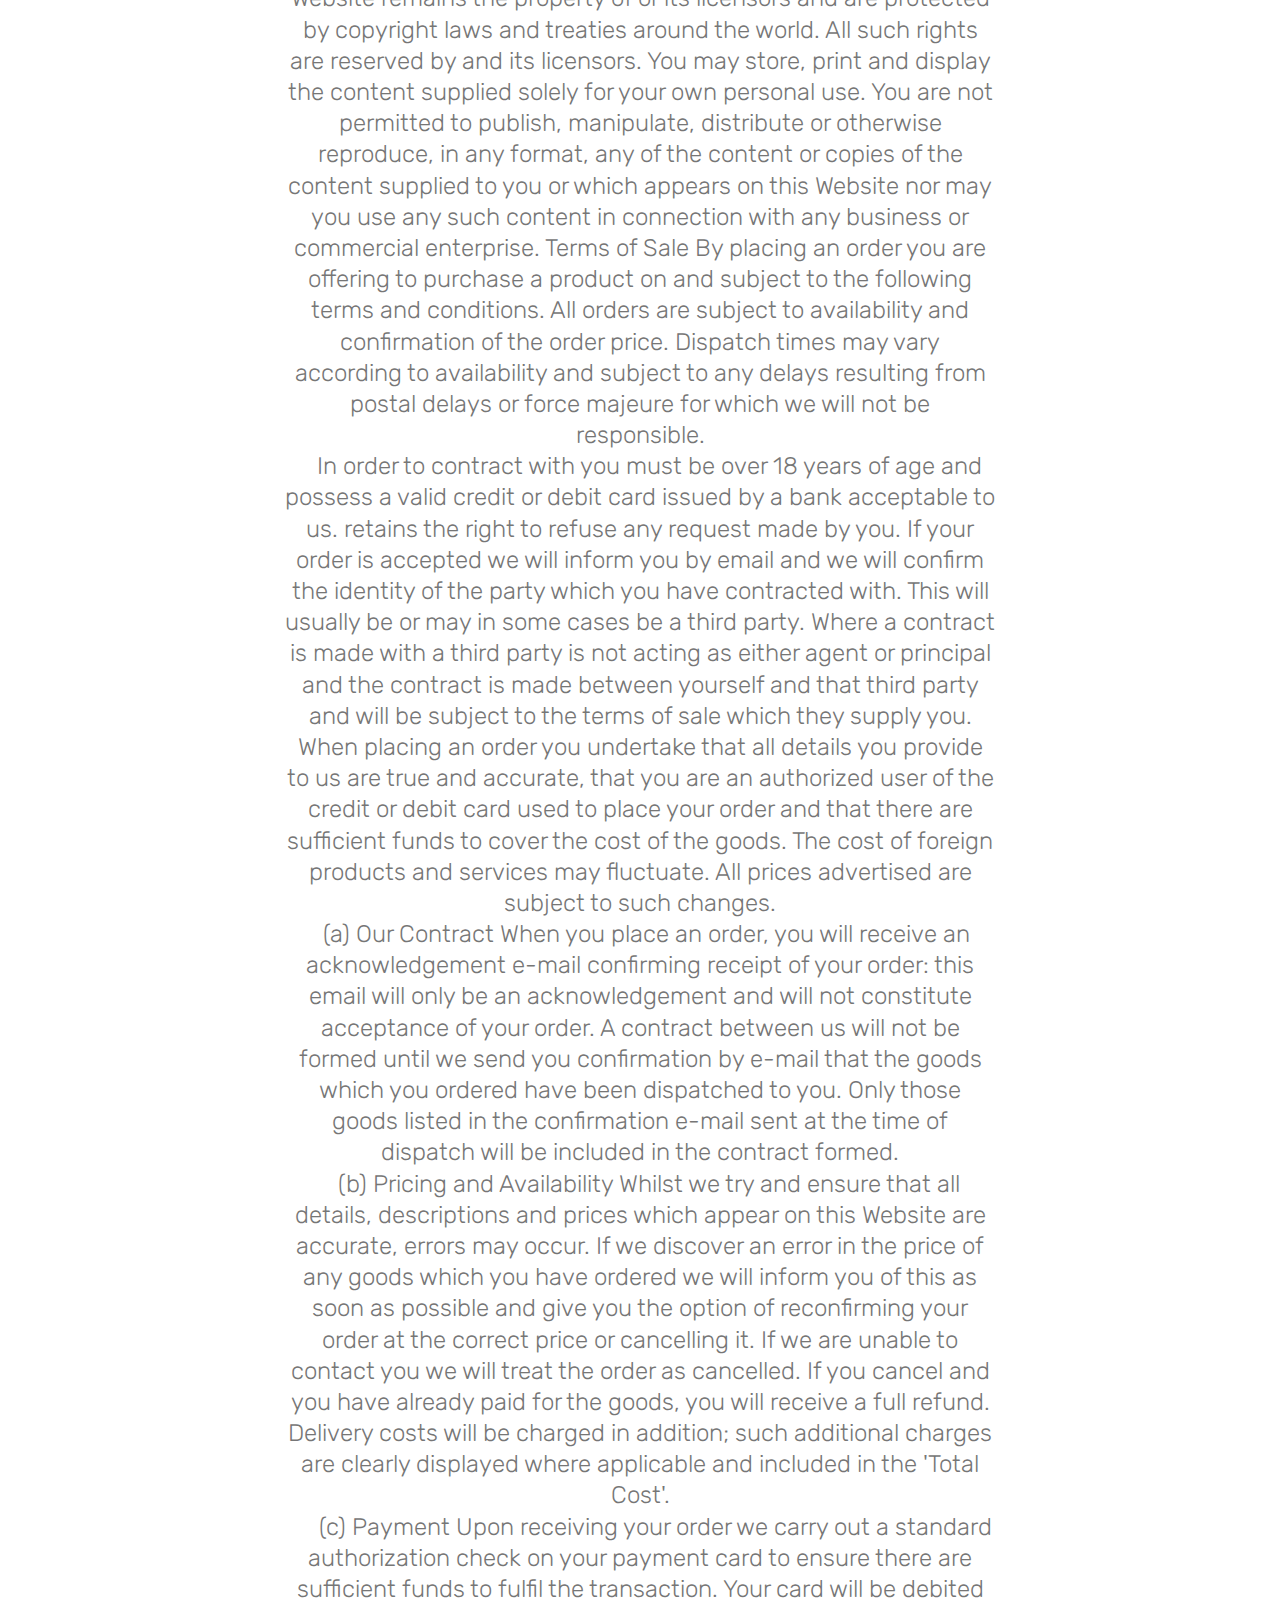
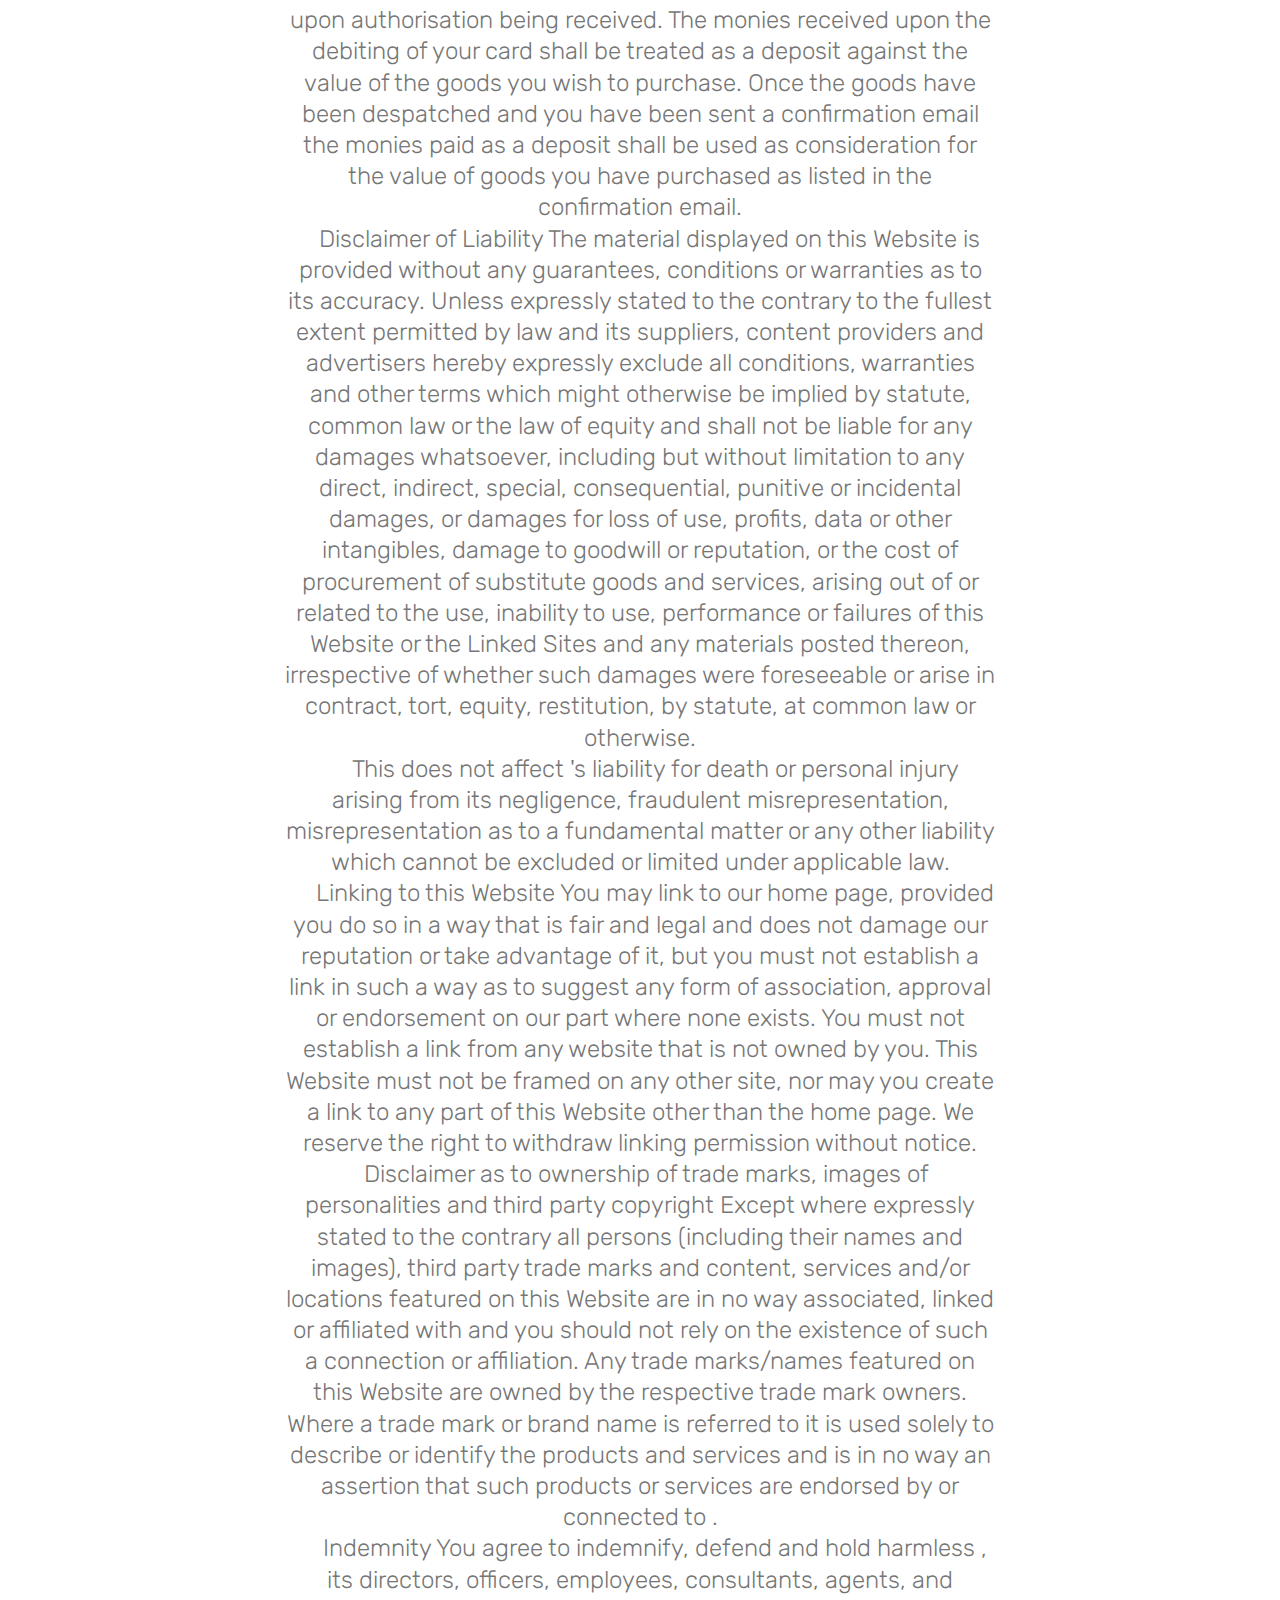
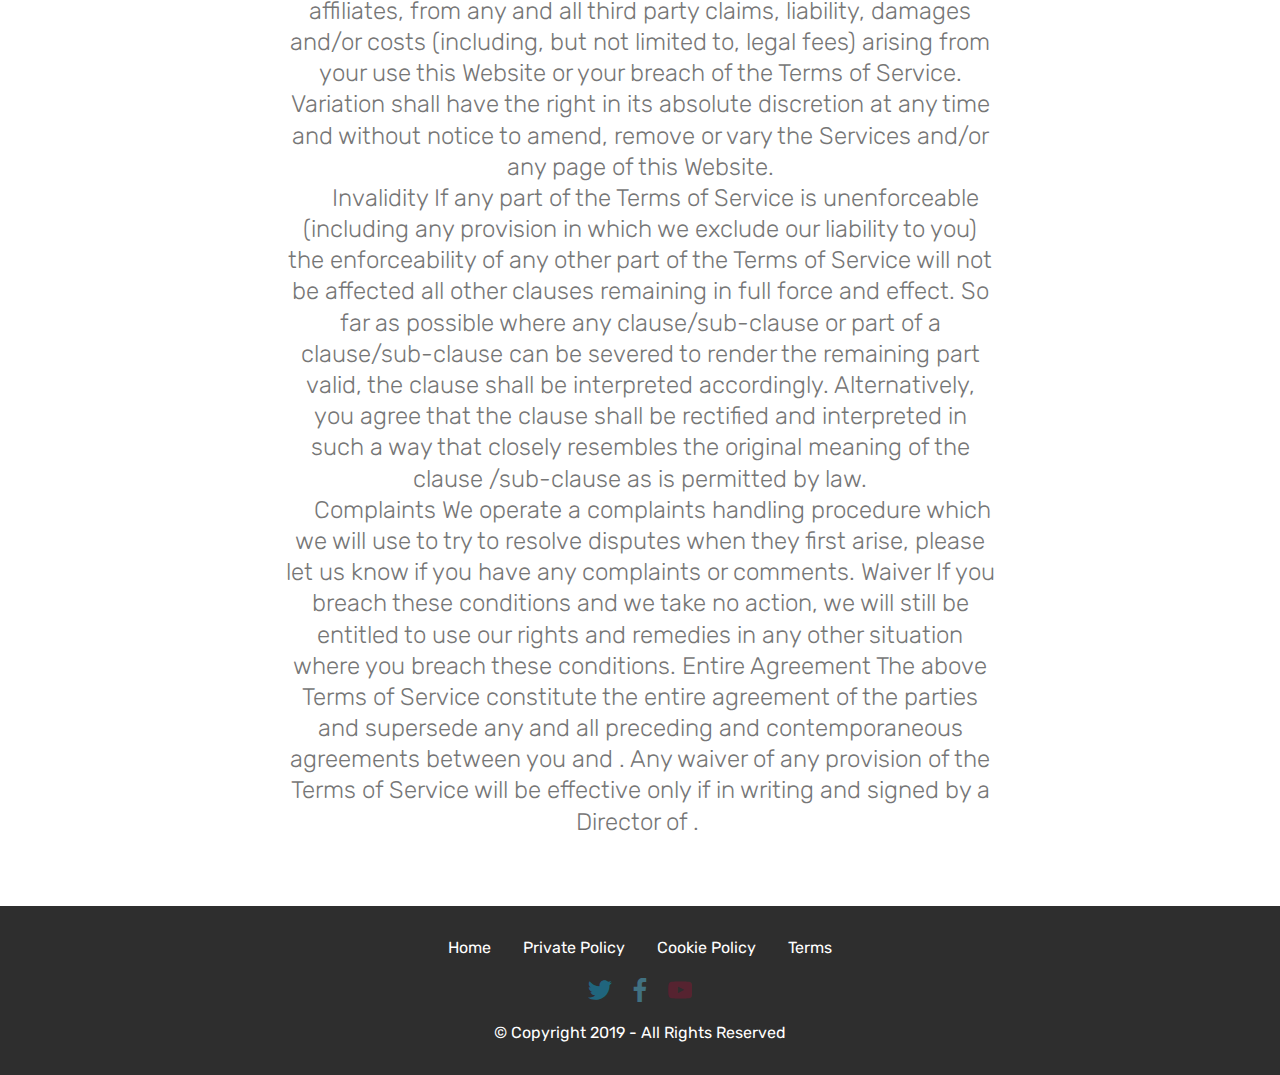
<file: terms.html>
<!DOCTYPE html>
<html  >
<head>
  <!-- Site made with Mobirise Website Builder v4.11.4, https://mobirise.com -->
  <meta charset="UTF-8">
  <meta http-equiv="X-UA-Compatible" content="IE=edge">
  <meta name="generator" content="Mobirise v4.11.4, mobirise.com">
  <meta name="viewport" content="width=device-width, initial-scale=1, minimum-scale=1">
  <link rel="shortcut icon" href="assets/images/vector-sport-icon-128x128.png" type="image/x-icon">
  <meta name="description" content="Compiling a list of all the different types of extreme sport is difficult – if not impossible! But just like the daredevils doing the activities we love a challenge… So check out our A-Z (abseiling to zorbing) list of adventure sports below.">
  
  <title>Terms & Conditions</title>
  <link rel="stylesheet" href="assets/bootstrap/css/bootstrap.min.css">
  <link rel="stylesheet" href="assets/bootstrap/css/bootstrap-grid.min.css">
  <link rel="stylesheet" href="assets/bootstrap/css/bootstrap-reboot.min.css">
  <link rel="stylesheet" href="assets/tether/tether.min.css">
  <link rel="stylesheet" href="assets/socicon/css/styles.css">
  <link rel="stylesheet" href="assets/theme/css/style.css">
  <link rel="preload" as="style" href="assets/mobirise/css/mbr-additional.css"><link rel="stylesheet" href="assets/mobirise/css/mbr-additional.css" type="text/css">
  
  
  
</head>
<body>
  <section class="mbr-section content4 cid-rGzSlJH7ET" id="content4-p">

    

    <div class="container">
        <div class="media-container-row">
            <div class="title col-12 col-md-8">
                <h2 class="align-center pb-3 mbr-fonts-style display-2"><br>Terms &amp; Conditions</h2>
                <h3 class="mbr-section-subtitle align-center mbr-light mbr-fonts-style display-5">Owns and operate this Website. This document governs your relationship with ("Website"). Access to and use of this Website and the products and services available through this Website (collectively, the "Services") are subject to the following terms, conditions and notices (the "Terms of Service"). By using the Services, you are agreeing to all of the Terms of Service, as may be updated by us from time to time. You should check this page regularly to take notice of any changes we may have made to the Terms of Service.   Access to this Website is permitted on a temporary basis, and we reserve the right to withdraw or amend the Services without notice. We will not be liable if for any reason this Website is unavailable at any time or for any period. From time to time, we may restrict access to some parts or all of this Website. This Website may contain links to other websites (the "Linked Sites"), which are not operated by . has no control over the Linked Sites and accepts no responsibility for them or for any loss or damage that may arise from your use of them. Your use of the Linked Sites will be subject to the terms of use and service contained within each such site.   
<div>&nbsp; Privacy Policy Our privacy policy, which sets out how we will use your information, can be found at [Privacy Policy Link]. By using this Website, you consent to the processing described therein and warrant that all data provided by you is accurate.   Prohibitions You must not misuse this Website. You will not: commit or encourage a criminal offense; transmit or distribute a virus, trojan, worm, logic bomb or any other material which is malicious, technologically harmful, in breach of confidence or in any way offensive or obscene; hack into any aspect of the Service; corrupt data; cause annoyance to other users; infringe upon the rights of any other person's proprietary rights; send any unsolicited advertising or promotional material, commonly referred to as "spam"; or attempt to affect the performance or functionality of any computer facilities of or accessed through this Website. Breaching this provision would constitute a criminal offense and will report any such breach to the relevant law enforcement authorities and disclose your identity to them.   
</div><div>&nbsp; We will not be liable for any loss or damage caused by a distributed denial-of-service attack, viruses or other technologically harmful material that may infect your computer equipment, computer programs, data or other proprietary material due to your use of this Website or to your downloading of any material posted on it, or on any website linked to it.   
</div><div>&nbsp; Intellectual Property, Software and Content The intellectual property rights in all software and content (including photographic images) made available to you on or through this Website remains the property of or its licensors and are protected by copyright laws and treaties around the world. All such rights are reserved by and its licensors. You may store, print and display the content supplied solely for your own personal use. You are not permitted to publish, manipulate, distribute or otherwise reproduce, in any format, any of the content or copies of the content supplied to you or which appears on this Website nor may you use any such content in connection with any business or commercial enterprise.   Terms of Sale By placing an order you are offering to purchase a product on and subject to the following terms and conditions. All orders are subject to availability and confirmation of the order price. Dispatch times may vary according to availability and subject to any delays resulting from postal delays or force majeure for which we will not be responsible. 
</div><div>&nbsp; &nbsp;In order to contract with you must be over 18 years of age and possess a valid credit or debit card issued by a bank acceptable to us. retains the right to refuse any request made by you. If your order is accepted we will inform you by email and we will confirm the identity of the party which you have contracted with. This will usually be or may in some cases be a third party. Where a contract is made with a third party is not acting as either agent or principal and the contract is made between yourself and that third party and will be subject to the terms of sale which they supply you. When placing an order you undertake that all details you provide to us are true and accurate, that you are an authorized user of the credit or debit card used to place your order and that there are sufficient funds to cover the cost of the goods. The cost of foreign products and services may fluctuate. All prices advertised are subject to such changes.   
</div><div>&nbsp; (a) Our Contract When you place an order, you will receive an acknowledgement e-mail confirming receipt of your order: this email will only be an acknowledgement and will not constitute acceptance of your order. A contract between us will not be formed until we send you confirmation by e-mail that the goods which you ordered have been dispatched to you. Only those goods listed in the confirmation e-mail sent at the time of dispatch will be included in the contract formed.    
</div><div>&nbsp; &nbsp;(b) Pricing and Availability Whilst we try and ensure that all details, descriptions and prices which appear on this Website are accurate, errors may occur. If we discover an error in the price of any goods which you have ordered we will inform you of this as soon as possible and give you the option of reconfirming your order at the correct price or cancelling it. If we are unable to contact you we will treat the order as cancelled. If you cancel and you have already paid for the goods, you will receive a full refund. Delivery costs will be charged in addition; such additional charges are clearly displayed where applicable and included in the 'Total Cost'.
</div><div>&nbsp; &nbsp; &nbsp;(c) Payment Upon receiving your order we carry out a standard authorization check on your payment card to ensure there are sufficient funds to fulfil the transaction. Your card will be debited upon authorisation being received. The monies received upon the debiting of your card shall be treated as a deposit against the value of the goods you wish to purchase. Once the goods have been despatched and you have been sent a confirmation email the monies paid as a deposit shall be used as consideration for the value of goods you have purchased as listed in the confirmation email. 
</div><div>&nbsp; &nbsp;Disclaimer of Liability The material displayed on this Website is provided without any guarantees, conditions or warranties as to its accuracy. Unless expressly stated to the contrary to the fullest extent permitted by law and its suppliers, content providers and advertisers hereby expressly exclude all conditions, warranties and other terms which might otherwise be implied by statute, common law or the law of equity and shall not be liable for any damages whatsoever, including but without limitation to any direct, indirect, special, consequential, punitive or incidental damages, or damages for loss of use, profits, data or other intangibles, damage to goodwill or reputation, or the cost of procurement of substitute goods and services, arising out of or related to the use, inability to use, performance or failures of this Website or the Linked Sites and any materials posted thereon, irrespective of whether such damages were foreseeable or arise in contract, tort, equity, restitution, by statute, at common law or otherwise.
</div><div>&nbsp; &nbsp; &nbsp;This does not affect 's liability for death or personal injury arising from its negligence, fraudulent misrepresentation, misrepresentation as to a fundamental matter or any other liability which cannot be excluded or limited under applicable law.
</div><div>&nbsp; &nbsp; &nbsp;Linking to this Website You may link to our home page, provided you do so in a way that is fair and legal and does not damage our reputation or take advantage of it, but you must not establish a link in such a way as to suggest any form of association, approval or endorsement on our part where none exists. You must not establish a link from any website that is not owned by you. This Website must not be framed on any other site, nor may you create a link to any part of this Website other than the home page. We reserve the right to withdraw linking permission without notice.   
</div><div>&nbsp; Disclaimer as to ownership of trade marks, images of personalities and third party copyright Except where expressly stated to the contrary all persons (including their names and images), third party trade marks and content, services and/or locations featured on this Website are in no way associated, linked or affiliated with and you should not rely on the existence of such a connection or affiliation. Any trade marks/names featured on this Website are owned by the respective trade mark owners. Where a trade mark or brand name is referred to it is used solely to describe or identify the products and services and is in no way an assertion that such products or services are endorsed by or connected to .
</div><div>&nbsp; &nbsp; &nbsp;Indemnity You agree to indemnify, defend and hold harmless , its directors, officers, employees, consultants, agents, and affiliates, from any and all third party claims, liability, damages and/or costs (including, but not limited to, legal fees) arising from your use this Website or your breach of the Terms of Service.   Variation shall have the right in its absolute discretion at any time and without notice to amend, remove or vary the Services and/or any page of this Website.
</div><div>&nbsp; &nbsp; &nbsp;Invalidity If any part of the Terms of Service is unenforceable (including any provision in which we exclude our liability to you) the enforceability of any other part of the Terms of Service will not be affected all other clauses remaining in full force and effect. So far as possible where any clause/sub-clause or part of a clause/sub-clause can be severed to render the remaining part valid, the clause shall be interpreted accordingly. Alternatively, you agree that the clause shall be rectified and interpreted in such a way that closely resembles the original meaning of the clause /sub-clause as is permitted by law.   
</div><div>&nbsp; &nbsp; Complaints We operate a complaints handling procedure which we will use to try to resolve disputes when they first arise, please let us know if you have any complaints or comments.   Waiver If you breach these conditions and we take no action, we will still be entitled to use our rights and remedies in any other situation where you breach these conditions.   Entire Agreement The above Terms of Service constitute the entire agreement of the parties and supersede any and all preceding and contemporaneous agreements between you and . Any waiver of any provision of the Terms of Service will be effective only if in writing and signed by a Director of .&nbsp;</div></h3>
                
            </div>
        </div>
    </div>
</section>

<section class="engine"><a href="https://mobirise.info/d">free website maker</a></section><section once="footers" class="cid-rGLEgP1xM8" id="footer7-s">

    

    

    <div class="container">
        <div class="media-container-row align-center mbr-white">
            <div class="row row-links">
                <ul class="foot-menu">
                    
                    
                    
                    
                    
                <li class="foot-menu-item mbr-fonts-style display-7"><a href="index.html" class="text-white">Home</a><br></li><li class="foot-menu-item mbr-fonts-style display-7"><a href="policy.html" class="text-white">Private Policy</a></li><li class="foot-menu-item mbr-fonts-style display-7"><a href="cookie.html" class="text-white">Cookie Policy</a></li><li class="foot-menu-item mbr-fonts-style display-7"><a href="terms.html" class="text-white">Terms</a><br></li></ul>
            </div>
            <div class="row social-row">
                <div class="social-list align-right pb-2">
                    
                    
                    
                    
                    
                    
                <div class="soc-item">
                        <a href="https://twitter.com/" target="_blank">
                            <span class="mbr-iconfont mbr-iconfont-social socicon-twitter socicon" style="color: rgb(20, 157, 204); fill: rgb(20, 157, 204);"></span>
                        </a>
                    </div><div class="soc-item">
                        <a href="https://www.facebook.com/" target="_blank">
                            <span class="mbr-iconfont mbr-iconfont-social socicon-facebook socicon" style="color: rgb(85, 180, 212); fill: rgb(85, 180, 212);"></span>
                        </a>
                    </div><div class="soc-item">
                        <a href="https://www.youtube.com" target="_blank">
                            <span class="mbr-iconfont mbr-iconfont-social socicon-youtube socicon" style="color: rgb(127, 25, 51); fill: rgb(127, 25, 51);"></span>
                        </a>
                    </div></div>
            </div>
            <div class="row row-copirayt">
                <p class="mbr-text mb-0 mbr-fonts-style mbr-white align-center display-7">
                    © Copyright 2019 - All Rights Reserved
                </p>
            </div>
        </div>
    </div>
</section>


  <script src="assets/web/assets/jquery/jquery.min.js"></script>
  <script src="assets/popper/popper.min.js"></script>
  <script src="assets/bootstrap/js/bootstrap.min.js"></script>
  <script src="assets/tether/tether.min.js"></script>
  <script src="assets/smoothscroll/smooth-scroll.js"></script>
  <script src="assets/theme/js/script.js"></script>
  
  
</body>
</html>
</file>
<file: assets/web/assets/mobirise-icons/mobirise-icons.css>
@font-face {
  font-family: 'MobiriseIcons';
  src:  url('mobirise-icons.eot?spat4u');
  src:  url('mobirise-icons.eot?spat4u#iefix') format('embedded-opentype'),
    url('mobirise-icons.ttf?spat4u') format('truetype'),
    url('mobirise-icons.woff?spat4u') format('woff'),
    url('mobirise-icons.svg?spat4u#MobiriseIcons') format('svg');
  font-weight: normal;
  font-style: normal;
  font-display: swap;
}

[class^="mbri-"], [class*=" mbri-"] {
  /* use !important to prevent issues with browser extensions that change fonts */
  font-family: MobiriseIcons !important;
  speak: none;
  font-style: normal;
  font-weight: normal;
  font-variant: normal;
  text-transform: none;
  line-height: 1;

  /* Better Font Rendering =========== */
  -webkit-font-smoothing: antialiased;
  -moz-osx-font-smoothing: grayscale;
}

.mbri-add-submenu:before {
  content: "\e900";
}
.mbri-alert:before {
  content: "\e901";
}
.mbri-align-center:before {
  content: "\e902";
}
.mbri-align-justify:before {
  content: "\e903";
}
.mbri-align-left:before {
  content: "\e904";
}
.mbri-align-right:before {
  content: "\e905";
}
.mbri-android:before {
  content: "\e906";
}
.mbri-apple:before {
  content: "\e907";
}
.mbri-arrow-down:before {
  content: "\e908";
}
.mbri-arrow-next:before {
  content: "\e909";
}
.mbri-arrow-prev:before {
  content: "\e90a";
}
.mbri-arrow-up:before {
  content: "\e90b";
}
.mbri-bold:before {
  content: "\e90c";
}
.mbri-bookmark:before {
  content: "\e90d";
}
.mbri-bootstrap:before {
  content: "\e90e";
}
.mbri-briefcase:before {
  content: "\e90f";
}
.mbri-browse:before {
  content: "\e910";
}
.mbri-bulleted-list:before {
  content: "\e911";
}
.mbri-calendar:before {
  content: "\e912";
}
.mbri-camera:before {
  content: "\e913";
}
.mbri-cart-add:before {
  content: "\e914";
}
.mbri-cart-full:before {
  content: "\e915";
}
.mbri-cash:before {
  content: "\e916";
}
.mbri-change-style:before {
  content: "\e917";
}
.mbri-chat:before {
  content: "\e918";
}
.mbri-clock:before {
  content: "\e919";
}
.mbri-close:before {
  content: "\e91a";
}
.mbri-cloud:before {
  content: "\e91b";
}
.mbri-code:before {
  content: "\e91c";
}
.mbri-contact-form:before {
  content: "\e91d";
}
.mbri-credit-card:before {
  content: "\e91e";
}
.mbri-cursor-click:before {
  content: "\e91f";
}
.mbri-cust-feedback:before {
  content: "\e920";
}
.mbri-database:before {
  content: "\e921";
}
.mbri-delivery:before {
  content: "\e922";
}
.mbri-desktop:before {
  content: "\e923";
}
.mbri-devices:before {
  content: "\e924";
}
.mbri-down:before {
  content: "\e925";
}
.mbri-download:before {
  content: "\e989";
}
.mbri-drag-n-drop:before {
  content: "\e927";
}
.mbri-drag-n-drop2:before {
  content: "\e928";
}
.mbri-edit:before {
  content: "\e929";
}
.mbri-edit2:before {
  content: "\e92a";
}
.mbri-error:before {
  content: "\e92b";
}
.mbri-extension:before {
  content: "\e92c";
}
.mbri-features:before {
  content: "\e92d";
}
.mbri-file:before {
  content: "\e92e";
}
.mbri-flag:before {
  content: "\e92f";
}
.mbri-folder:before {
  content: "\e930";
}
.mbri-gift:before {
  content: "\e931";
}
.mbri-github:before {
  content: "\e932";
}
.mbri-globe:before {
  content: "\e933";
}
.mbri-globe-2:before {
  content: "\e934";
}
.mbri-growing-chart:before {
  content: "\e935";
}
.mbri-hearth:before {
  content: "\e936";
}
.mbri-help:before {
  content: "\e937";
}
.mbri-home:before {
  content: "\e938";
}
.mbri-hot-cup:before {
  content: "\e939";
}
.mbri-idea:before {
  content: "\e93a";
}
.mbri-image-gallery:before {
  content: "\e93b";
}
.mbri-image-slider:before {
  content: "\e93c";
}
.mbri-info:before {
  content: "\e93d";
}
.mbri-italic:before {
  content: "\e93e";
}
.mbri-key:before {
  content: "\e93f";
}
.mbri-laptop:before {
  content: "\e940";
}
.mbri-layers:before {
  content: "\e941";
}
.mbri-left-right:before {
  content: "\e942";
}
.mbri-left:before {
  content: "\e943";
}
.mbri-letter:before {
  content: "\e944";
}
.mbri-like:before {
  content: "\e945";
}
.mbri-link:before {
  content: "\e946";
}
.mbri-lock:before {
  content: "\e947";
}
.mbri-login:before {
  content: "\e948";
}
.mbri-logout:before {
  content: "\e949";
}
.mbri-magic-stick:before {
  content: "\e94a";
}
.mbri-map-pin:before {
  content: "\e94b";
}
.mbri-menu:before {
  content: "\e94c";
}
.mbri-mobile:before {
  content: "\e94d";
}
.mbri-mobile2:before {
  content: "\e94e";
}
.mbri-mobirise:before {
  content: "\e94f";
}
.mbri-more-horizontal:before {
  content: "\e950";
}
.mbri-more-vertical:before {
  content: "\e951";
}
.mbri-music:before {
  content: "\e952";
}
.mbri-new-file:before {
  content: "\e953";
}
.mbri-numbered-list:before {
  content: "\e954";
}
.mbri-opened-folder:before {
  content: "\e955";
}
.mbri-pages:before {
  content: "\e956";
}
.mbri-paper-plane:before {
  content: "\e957";
}
.mbri-paperclip:before {
  content: "\e958";
}
.mbri-photo:before {
  content: "\e959";
}
.mbri-photos:before {
  content: "\e95a";
}
.mbri-pin:before {
  content: "\e95b";
}
.mbri-play:before {
  content: "\e95c";
}
.mbri-plus:before {
  content: "\e95d";
}
.mbri-preview:before {
  content: "\e95e";
}
.mbri-print:before {
  content: "\e95f";
}
.mbri-protect:before {
  content: "\e960";
}
.mbri-question:before {
  content: "\e961";
}
.mbri-quote-left:before {
  content: "\e962";
}
.mbri-quote-right:before {
  content: "\e963";
}
.mbri-refresh:before {
  content: "\e964";
}
.mbri-responsive:before {
  content: "\e965";
}
.mbri-right:before {
  content: "\e966";
}
.mbri-rocket:before {
  content: "\e967";
}
.mbri-sad-face:before {
  content: "\e968";
}
.mbri-sale:before {
  content: "\e969";
}
.mbri-save:before {
  content: "\e96a";
}
.mbri-search:before {
  content: "\e96b";
}
.mbri-setting:before {
  content: "\e96c";
}
.mbri-setting2:before {
  content: "\e96d";
}
.mbri-setting3:before {
  content: "\e96e";
}
.mbri-share:before {
  content: "\e96f";
}
.mbri-shopping-bag:before {
  content: "\e970";
}
.mbri-shopping-basket:before {
  content: "\e971";
}
.mbri-shopping-cart:before {
  content: "\e972";
}
.mbri-sites:before {
  content: "\e973";
}
.mbri-smile-face:before {
  content: "\e974";
}
.mbri-speed:before {
  content: "\e975";
}
.mbri-star:before {
  content: "\e976";
}
.mbri-success:before {
  content: "\e977";
}
.mbri-sun:before {
  content: "\e978";
}
.mbri-sun2:before {
  content: "\e979";
}
.mbri-tablet:before {
  content: "\e97a";
}
.mbri-tablet-vertical:before {
  content: "\e97b";
}
.mbri-target:before {
  content: "\e97c";
}
.mbri-timer:before {
  content: "\e97d";
}
.mbri-to-ftp:before {
  content: "\e97e";
}
.mbri-to-local-drive:before {
  content: "\e97f";
}
.mbri-touch-swipe:before {
  content: "\e980";
}
.mbri-touch:before {
  content: "\e981";
}
.mbri-trash:before {
  content: "\e982";
}
.mbri-underline:before {
  content: "\e983";
}
.mbri-unlink:before {
  content: "\e984";
}
.mbri-unlock:before {
  content: "\e985";
}
.mbri-up-down:before {
  content: "\e986";
}
.mbri-up:before {
  content: "\e987";
}
.mbri-update:before {
  content: "\e988";
}
.mbri-upload:before {
 content: "\e926"; 
}
.mbri-user:before {
  content: "\e98a";
}
.mbri-user2:before {
  content: "\e98b";
}
.mbri-users:before {
  content: "\e98c";
}
.mbri-video:before {
  content: "\e98d";
}
.mbri-video-play:before {
  content: "\e98e";
}
.mbri-watch:before {
  content: "\e98f";
}
.mbri-website-theme:before {
  content: "\e990";
}
.mbri-wifi:before {
  content: "\e991";
}
.mbri-windows:before {
  content: "\e992";
}
.mbri-zoom-out:before {
  content: "\e993";
}
.mbri-redo:before {
  content: "\e994";
}
.mbri-undo:before {
  content: "\e995";
}
</file>
<file: assets/socicon/css/styles.css>
@charset "UTF-8";

@font-face {
  font-family: "socicon";
  src:url("../fonts/socicon.eot");
  src:url("../fonts/socicon.eot?#iefix") format("embedded-opentype"),
    url("../fonts/socicon.woff") format("woff"),
    url("../fonts/socicon.ttf") format("truetype"),
    url("../fonts/socicon.svg#socicon") format("svg");
  font-weight: normal;
  font-style: normal;
  font-display:swap;
}

[data-icon]:before {
  font-family: "socicon" !important;
  content: attr(data-icon);
  font-style: normal !important;
  font-weight: normal !important;
  font-variant: normal !important;
  text-transform: none !important;
  speak: none;
  line-height: 1;
  -webkit-font-smoothing: antialiased;
  -moz-osx-font-smoothing: grayscale;
}

[class^="socicon-"]:before,
[class*=" socicon-"]:before {
  font-family: "socicon" !important;
  font-style: normal !important;
  font-weight: normal !important;
  font-variant: normal !important;
  text-transform: none !important;
  speak: none;
  line-height: 1;
  -webkit-font-smoothing: antialiased;
  -moz-osx-font-smoothing: grayscale;
}

.socicon-modelmayhem:before {
  content: "\e000";
}
.socicon-mixcloud:before {
  content: "\e001";
}
.socicon-drupal:before {
  content: "\e002";
}
.socicon-swarm:before {
  content: "\e003";
}
.socicon-istock:before {
  content: "\e004";
}
.socicon-yammer:before {
  content: "\e005";
}
.socicon-ello:before {
  content: "\e006";
}
.socicon-stackoverflow:before {
  content: "\e007";
}
.socicon-persona:before {
  content: "\e008";
}
.socicon-triplej:before {
  content: "\e009";
}
.socicon-houzz:before {
  content: "\e00a";
}
.socicon-rss:before {
  content: "\e00b";
}
.socicon-paypal:before {
  content: "\e00c";
}
.socicon-odnoklassniki:before {
  content: "\e00d";
}
.socicon-airbnb:before {
  content: "\e00e";
}
.socicon-periscope:before {
  content: "\e00f";
}
.socicon-outlook:before {
  content: "\e010";
}
.socicon-coderwall:before {
  content: "\e011";
}
.socicon-tripadvisor:before {
  content: "\e012";
}
.socicon-appnet:before {
  content: "\e013";
}
.socicon-goodreads:before {
  content: "\e014";
}
.socicon-tripit:before {
  content: "\e015";
}
.socicon-lanyrd:before {
  content: "\e016";
}
.socicon-slideshare:before {
  content: "\e017";
}
.socicon-buffer:before {
  content: "\e018";
}
.socicon-disqus:before {
  content: "\e019";
}
.socicon-vkontakte:before {
  content: "\e01a";
}
.socicon-whatsapp:before {
  content: "\e01b";
}
.socicon-patreon:before {
  content: "\e01c";
}
.socicon-storehouse:before {
  content: "\e01d";
}
.socicon-pocket:before {
  content: "\e01e";
}
.socicon-mail:before {
  content: "\e01f";
}
.socicon-blogger:before {
  content: "\e020";
}
.socicon-technorati:before {
  content: "\e021";
}
.socicon-reddit:before {
  content: "\e022";
}
.socicon-dribbble:before {
  content: "\e023";
}
.socicon-stumbleupon:before {
  content: "\e024";
}
.socicon-digg:before {
  content: "\e025";
}
.socicon-envato:before {
  content: "\e026";
}
.socicon-behance:before {
  content: "\e027";
}
.socicon-delicious:before {
  content: "\e028";
}
.socicon-deviantart:before {
  content: "\e029";
}
.socicon-forrst:before {
  content: "\e02a";
}
.socicon-play:before {
  content: "\e02b";
}
.socicon-zerply:before {
  content: "\e02c";
}
.socicon-wikipedia:before {
  content: "\e02d";
}
.socicon-apple:before {
  content: "\e02e";
}
.socicon-flattr:before {
  content: "\e02f";
}
.socicon-github:before {
  content: "\e030";
}
.socicon-renren:before {
  content: "\e031";
}
.socicon-friendfeed:before {
  content: "\e032";
}
.socicon-newsvine:before {
  content: "\e033";
}
.socicon-identica:before {
  content: "\e034";
}
.socicon-bebo:before {
  content: "\e035";
}
.socicon-zynga:before {
  content: "\e036";
}
.socicon-steam:before {
  content: "\e037";
}
.socicon-xbox:before {
  content: "\e038";
}
.socicon-windows:before {
  content: "\e039";
}
.socicon-qq:before {
  content: "\e03a";
}
.socicon-douban:before {
  content: "\e03b";
}
.socicon-meetup:before {
  content: "\e03c";
}
.socicon-playstation:before {
  content: "\e03d";
}
.socicon-android:before {
  content: "\e03e";
}
.socicon-snapchat:before {
  content: "\e03f";
}
.socicon-twitter:before {
  content: "\e040";
}
.socicon-facebook:before {
  content: "\e041";
}
.socicon-googleplus:before {
  content: "\e042";
}
.socicon-pinterest:before {
  content: "\e043";
}
.socicon-foursquare:before {
  content: "\e044";
}
.socicon-yahoo:before {
  content: "\e045";
}
.socicon-skype:before {
  content: "\e046";
}
.socicon-yelp:before {
  content: "\e047";
}
.socicon-feedburner:before {
  content: "\e048";
}
.socicon-linkedin:before {
  content: "\e049";
}
.socicon-viadeo:before {
  content: "\e04a";
}
.socicon-xing:before {
  content: "\e04b";
}
.socicon-myspace:before {
  content: "\e04c";
}
.socicon-soundcloud:before {
  content: "\e04d";
}
.socicon-spotify:before {
  content: "\e04e";
}
.socicon-grooveshark:before {
  content: "\e04f";
}
.socicon-lastfm:before {
  content: "\e050";
}
.socicon-youtube:before {
  content: "\e051";
}
.socicon-vimeo:before {
  content: "\e052";
}
.socicon-dailymotion:before {
  content: "\e053";
}
.socicon-vine:before {
  content: "\e054";
}
.socicon-flickr:before {
  content: "\e055";
}
.socicon-500px:before {
  content: "\e056";
}
.socicon-wordpress:before {
  content: "\e058";
}
.socicon-tumblr:before {
  content: "\e059";
}
.socicon-twitch:before {
  content: "\e05a";
}
.socicon-8tracks:before {
  content: "\e05b";
}
.socicon-amazon:before {
  content: "\e05c";
}
.socicon-icq:before {
  content: "\e05d";
}
.socicon-smugmug:before {
  content: "\e05e";
}
.socicon-ravelry:before {
  content: "\e05f";
}
.socicon-weibo:before {
  content: "\e060";
}
.socicon-baidu:before {
  content: "\e061";
}
.socicon-angellist:before {
  content: "\e062";
}
.socicon-ebay:before {
  content: "\e063";
}
.socicon-imdb:before {
  content: "\e064";
}
.socicon-stayfriends:before {
  content: "\e065";
}
.socicon-residentadvisor:before {
  content: "\e066";
}
.socicon-google:before {
  content: "\e067";
}
.socicon-yandex:before {
  content: "\e068";
}
.socicon-sharethis:before {
  content: "\e069";
}
.socicon-bandcamp:before {
  content: "\e06a";
}
.socicon-itunes:before {
  content: "\e06b";
}
.socicon-deezer:before {
  content: "\e06c";
}
.socicon-telegram:before {
  content: "\e06e";
}
.socicon-openid:before {
  content: "\e06f";
}
.socicon-amplement:before {
  content: "\e070";
}
.socicon-viber:before {
  content: "\e071";
}
.socicon-zomato:before {
  content: "\e072";
}
.socicon-draugiem:before {
  content: "\e074";
}
.socicon-endomodo:before {
  content: "\e075";
}
.socicon-filmweb:before {
  content: "\e076";
}
.socicon-stackexchange:before {
  content: "\e077";
}
.socicon-wykop:before {
  content: "\e078";
}
.socicon-teamspeak:before {
  content: "\e079";
}
.socicon-teamviewer:before {
  content: "\e07a";
}
.socicon-ventrilo:before {
  content: "\e07b";
}
.socicon-younow:before {
  content: "\e07c";
}
.socicon-raidcall:before {
  content: "\e07d";
}
.socicon-mumble:before {
  content: "\e07e";
}
.socicon-medium:before {
  content: "\e06d";
}
.socicon-bebee:before {
  content: "\e07f";
}
.socicon-hitbox:before {
  content: "\e080";
}
.socicon-reverbnation:before {
  content: "\e081";
}
.socicon-formulr:before {
  content: "\e082";
}
.socicon-instagram:before {
  content: "\e057";
}
.socicon-battlenet:before {
  content: "\e083";
}
.socicon-chrome:before {
  content: "\e084";
}
.socicon-discord:before {
  content: "\e086";
}
.socicon-issuu:before {
  content: "\e087";
}
.socicon-macos:before {
  content: "\e088";
}
.socicon-firefox:before {
  content: "\e089";
}
.socicon-opera:before {
  content: "\e08d";
}
.socicon-keybase:before {
  content: "\e090";
}
.socicon-alliance:before {
  content: "\e091";
}
.socicon-livejournal:before {
  content: "\e092";
}
.socicon-googlephotos:before {
  content: "\e093";
}
.socicon-horde:before {
  content: "\e094";
}
.socicon-etsy:before {
  content: "\e095";
}
.socicon-zapier:before {
  content: "\e096";
}
.socicon-google-scholar:before {
  content: "\e097";
}
.socicon-researchgate:before {
  content: "\e098";
}
.socicon-wechat:before {
  content: "\e099";
}
.socicon-strava:before {
  content: "\e09a";
}
.socicon-line:before {
  content: "\e09b";
}
.socicon-lyft:before {
  content: "\e09c";
}
.socicon-uber:before {
  content: "\e09d";
}
.socicon-songkick:before {
  content: "\e09e";
}
.socicon-viewbug:before {
  content: "\e09f";
}
.socicon-googlegroups:before {
  content: "\e0a0";
}
.socicon-quora:before {
  content: "\e073";
}
.socicon-diablo:before {
  content: "\e085";
}
.socicon-blizzard:before {
  content: "\e0a1";
}
.socicon-hearthstone:before {
  content: "\e08b";
}
.socicon-heroes:before {
  content: "\e08a";
}
.socicon-overwatch:before {
  content: "\e08c";
}
.socicon-warcraft:before {
  content: "\e08e";
}
.socicon-starcraft:before {
  content: "\e08f";
}
.socicon-beam:before {
  content: "\e0a2";
}
.socicon-curse:before {
  content: "\e0a3";
}
.socicon-player:before {
  content: "\e0a4";
}
.socicon-streamjar:before {
  content: "\e0a5";
}
.socicon-nintendo:before {
  content: "\e0a6";
}
.socicon-hellocoton:before {
  content: "\e0a7";
}
</file>
<file: assets/theme/css/style.css>
/*!
 * Mobirise v4 theme (https://mobirise.com/)
 * Copyright 2017 Mobirise
 */
section {
  background-color: #eeeeee; }

body {
  font-style: normal;
  line-height: 1.5; }

section,
.container,
.container-fluid {
  position: relative;
  word-wrap: break-word; }

a.mbr-iconfont:hover {
  text-decoration: none; }

.article .lead p,
.article .lead ul,
.article .lead ol,
.article .lead pre,
.article .lead blockquote {
  margin-bottom: 0; }

ul,
ol,
pre,
blockquote {
  margin-bottom: 2.3125rem; }

pre {
  background: #f4f4f4;
  padding: 10px 24px;
  white-space: pre-wrap; }

.inactive {
  -webkit-user-select: none;
  -moz-user-select: none;
  -ms-user-select: none;
  user-select: none;
  pointer-events: none;
  -webkit-user-drag: none;
  user-drag: none; }

.mbr-section__comments .row {
  justify-content: center;
  -webkit-justify-content: center; }

a {
  font-style: normal;
  font-weight: 400;
  cursor: pointer; }
  a, a:hover {
    text-decoration: none; }

figure {
  margin-bottom: 0; }

body {
  color: #232323; }

h1,
h2,
h3,
h4,
h5,
h6,
.h1,
.h2,
.h3,
.h4,
.h5,
.h6,
.display-1,
.display-2,
.display-3,
.display-4 {
  line-height: 1;
  word-break: break-word;
  word-wrap: break-word; }

.mbr-section-title {
  font-style: normal;
  line-height: 1.2; }

.mbr-section-subtitle {
  line-height: 1.3; }

.mbr-text {
  font-style: normal;
  line-height: 1.6; }

b,
strong {
  font-weight: bold; }

blockquote {
  padding: 10px 0 10px 20px;
  position: relative;
  border-left: 2px solid;
  border-color: #ff3366; }

input:-webkit-autofill, input:-webkit-autofill:hover, input:-webkit-autofill:focus, input:-webkit-autofill:active {
  transition-delay: 9999s;
  transition-property: background-color, color; }

textarea[type='hidden'] {
  display: none; }

body {
  position: relative; }

section {
  background-position: 50% 50%;
  background-repeat: no-repeat;
  background-size: cover; }
  section .mbr-background-video,
  section .mbr-background-video-preview {
    position: absolute;
    bottom: 0;
    left: 0;
    right: 0;
    top: 0; }

.hidden {
  visibility: hidden; }

.mbr-z-index20 {
  z-index: 20; }

/*! Base colors */
.mbr-white {
  color: #ffffff; }

.mbr-black {
  color: #000000; }

.mbr-bg-white {
  background-color: #ffffff; }

.mbr-bg-black {
  background-color: #000000; }

/*! Text-aligns */
.align-left {
  text-align: left; }

.align-center {
  text-align: center; }

.align-right {
  text-align: right; }

@media (max-width: 767px) {
  .align-left,
  .align-center,
  .align-right,
  .mbr-section-btn,
  .mbr-section-title {
    text-align: center; } }
/*! Font-weight  */
.mbr-light {
  font-weight: 300; }

.mbr-regular {
  font-weight: 400; }

.mbr-semibold {
  font-weight: 500; }

.mbr-bold {
  font-weight: 700; }

/*! Media  */
.media-size-item {
  -webkit-flex: 1 1 auto;
  -moz-flex: 1 1 auto;
  -ms-flex: 1 1 auto;
  -o-flex: 1 1 auto;
  flex: 1 1 auto; }

.media-content {
  -webkit-flex-basis: 100%;
  flex-basis: 100%; }

.media-container-row {
  display: -ms-flexbox;
  display: -webkit-flex;
  display: flex;
  -webkit-flex-direction: row;
  -ms-flex-direction: row;
  flex-direction: row;
  -webkit-flex-wrap: wrap;
  -ms-flex-wrap: wrap;
  flex-wrap: wrap;
  -webkit-justify-content: center;
  -ms-flex-pack: center;
  justify-content: center;
  -webkit-align-content: center;
  -ms-flex-line-pack: center;
  align-content: center;
  -webkit-align-items: start;
  -ms-flex-align: start;
  align-items: start; }
  .media-container-row .media-size-item {
    width: 400px; }

.media-container-column {
  display: -ms-flexbox;
  display: -webkit-flex;
  display: flex;
  -webkit-flex-direction: column;
  -ms-flex-direction: column;
  flex-direction: column;
  -webkit-flex-wrap: wrap;
  -ms-flex-wrap: wrap;
  flex-wrap: wrap;
  -webkit-justify-content: center;
  -ms-flex-pack: center;
  justify-content: center;
  -webkit-align-content: center;
  -ms-flex-line-pack: center;
  align-content: center;
  -webkit-align-items: stretch;
  -ms-flex-align: stretch;
  align-items: stretch; }
  .media-container-column > * {
    width: 100%; }

@media (min-width: 992px) {
  .media-container-row {
    -webkit-flex-wrap: nowrap;
    -ms-flex-wrap: nowrap;
    flex-wrap: nowrap; } }
figure {
  overflow: hidden; }

figure[mbr-media-size] {
  transition: width 0.1s; }

.mbr-figure img,
.mbr-figure iframe {
  display: block;
  width: 100%; }

.card {
  background-color: transparent;
  border: none; }

.card-box {
  width: 100%; }

.card-img {
  text-align: center;
  flex-shrink: 0;
  -webkit-flex-shrink: 0; }

.media {
  max-width: 100%;
  margin: 0 auto; }

.mbr-figure {
  -ms-flex-item-align: center;
  -ms-grid-row-align: center;
  -webkit-align-self: center;
  align-self: center; }

.media-container > div {
  max-width: 100%; }

.mbr-figure img,
.card-img img {
  width: 100%; }

@media (max-width: 991px) {
  .media-size-item {
    width: auto !important; }

  .media {
    width: auto; }

  .mbr-figure {
    width: 100% !important; } }
/*! Buttons */
.btn {
  font-weight: 500;
  border-width: 2px;
  font-style: normal;
  letter-spacing: 1px;
  margin: .4rem .8rem;
  white-space: normal;
  -webkit-transition: all .3s ease-in-out;
  -moz-transition: all .3s ease-in-out;
  transition: all .3s ease-in-out;
  display: inline-flex;
  align-items: center;
  justify-content: center;
  word-break: break-word;
  -webkit-align-items: center;
  -webkit-justify-content: center;
  display: -webkit-inline-flex; }

.btn-sm {
  font-weight: 500;
  letter-spacing: 1px;
  -webkit-transition: all .3s ease-in-out;
  -moz-transition: all .3s ease-in-out;
  transition: all .3s ease-in-out; }

.btn-md {
  font-weight: 500;
  letter-spacing: 1px;
  margin: .4rem .8rem !important;
  -webkit-transition: all .3s ease-in-out;
  -moz-transition: all .3s ease-in-out;
  transition: all .3s ease-in-out; }

.btn-lg {
  font-weight: 500;
  letter-spacing: 1px;
  margin: .4rem .8rem !important;
  -webkit-transition: all .3s ease-in-out;
  -moz-transition: all .3s ease-in-out;
  transition: all .3s ease-in-out; }

.mbr-section-btn {
  margin-left: -0.25rem;
  margin-right: -0.25rem;
  font-size: 0; }

nav .mbr-section-btn {
  margin-left: 0rem;
  margin-right: 0rem; }

.btn-form {
  border-radius: 0; }
  .btn-form:hover {
    cursor: pointer; }

/*! Btn icon margin */
.btn .mbr-iconfont,
.btn.btn-sm .mbr-iconfont {
  cursor: pointer;
  margin-right: 0.5rem; }

.btn.btn-md .mbr-iconfont,
.btn.btn-md .mbr-iconfont {
  margin-right: 0.8rem; }

.mbr-regular {
  font-weight: 400; }

.mbr-semibold {
  font-weight: 500; }

.mbr-bold {
  font-weight: 700; }

[type='submit'] {
  -webkit-appearance: none; }

/*! Full-screen */
.mbr-fullscreen .mbr-overlay {
  min-height: 100vh; }

.mbr-fullscreen {
  display: flex;
  display: -webkit-flex;
  display: -moz-flex;
  display: -ms-flex;
  display: -o-flex;
  align-items: center;
  -webkit-align-items: center;
  min-height: 100vh;
  padding-top: 3rem;
  padding-bottom: 3rem; }

/*! Map */
.map {
  height: 25rem;
  position: relative; }
  .map iframe {
    width: 100%;
    height: 100%; }

.mbr-overlay {
  background-color: #000;
  bottom: 0;
  left: 0;
  opacity: .5;
  position: absolute;
  right: 0;
  top: 0;
  z-index: 0;
  pointer-events: none; }

/* Form */
blockquote {
  font-style: italic;
  padding: 10px 0 10px 20px;
  font-size: 1.09rem;
  position: relative;
  border-width: 3px; }

.form-control {
  background-color: #f5f5f5;
  box-shadow: none;
  color: #565656;
  line-height: 1.43;
  min-height: 3.5em;
  padding: 1.07em .5em; }
  .form-control, .form-control:focus {
    border: 1px solid #e8e8e8; }
  .form-active .form-control:invalid {
    border-color: red; }

.form-control-label {
  position: relative;
  cursor: pointer;
  margin-bottom: .357em;
  padding: 0; }

.alert {
  color: #ffffff;
  border-radius: 0;
  border: 0;
  font-size: .875rem;
  line-height: 1.5;
  margin-bottom: 1.875rem;
  padding: 1.25rem;
  position: relative; }
  .alert.alert-form::after {
    background-color: inherit;
    bottom: -7px;
    content: "";
    display: block;
    height: 14px;
    left: 50%;
    margin-left: -7px;
    position: absolute;
    transform: rotate(45deg);
    width: 14px;
    -webkit-transform: rotate(45deg); }

.form-asterisk {
  font-family: initial;
  position: absolute;
  top: -2px;
  font-weight: normal; }

/*! Scroll to top arrow */
#scrollToTop a i:before {
  content: '';
  position: absolute;
  height: 40%;
  top: 25%;
  background: #fff;
  width: 2px;
  left: calc(50% - 1px); }
#scrollToTop a i:after {
  content: '';
  position: absolute;
  display: block;
  border-top: 2px solid #fff;
  border-right: 2px solid #fff;
  width: 40%;
  height: 40%;
  left: 30%;
  bottom: 30%;
  transform: rotate(135deg);
  -webkit-transform: rotate(135deg); }

.mbr-arrow-up {
  bottom: 25px;
  right: 90px;
  position: fixed;
  text-align: right;
  z-index: 5000;
  color: #ffffff;
  font-size: 32px;
  transform: rotate(180deg);
  -webkit-transform: rotate(180deg); }

.mbr-arrow-up a {
  background: rgba(0, 0, 0, 0.2);
  border-radius: 3px;
  color: #fff;
  display: inline-block;
  height: 60px;
  width: 60px;
  outline-style: none !important;
  position: relative;
  text-decoration: none;
  transition: all 0.3s ease-in-out;
  cursor: pointer;
  text-align: center; }
  .mbr-arrow-up a:hover {
    background-color: rgba(0, 0, 0, 0.4); }
  .mbr-arrow-up a i {
    line-height: 60px; }

.mbr-arrow-up-icon {
  display: block;
  color: #fff; }

.mbr-arrow-up-icon::before {
  content: '\203a';
  display: inline-block;
  font-family: serif;
  font-size: 32px;
  line-height: 1;
  font-style: normal;
  position: relative;
  top: 6px;
  left: -4px;
  -webkit-transform: rotate(-90deg);
  transform: rotate(-90deg); }

/*! Arrow Down */
.mbr-arrow {
  position: absolute;
  bottom: 45px;
  left: 50%;
  width: 60px;
  height: 60px;
  cursor: pointer;
  background-color: rgba(80, 80, 80, 0.5);
  border-radius: 50%;
  -webkit-transform: translateX(-50%);
  transform: translateX(-50%); }
  .mbr-arrow > a {
    display: inline-block;
    text-decoration: none;
    outline-style: none;
    -webkit-animation: arrowdown 1.7s ease-in-out infinite;
    animation: arrowdown 1.7s ease-in-out infinite; }
    .mbr-arrow > a > i {
      position: absolute;
      top: -2px;
      left: 15px;
      font-size: 2rem; }

@keyframes arrowdown {
  0% {
    transform: translateY(0px);
    -webkit-transform: translateY(0px); }
  50% {
    transform: translateY(-5px);
    -webkit-transform: translateY(-5px); }
  100% {
    transform: translateY(0px);
    -webkit-transform: translateY(0px); } }
@-webkit-keyframes arrowdown {
  0% {
    transform: translateY(0px);
    -webkit-transform: translateY(0px); }
  50% {
    transform: translateY(-5px);
    -webkit-transform: translateY(-5px); }
  100% {
    transform: translateY(0px);
    -webkit-transform: translateY(0px); } }
@media (max-width: 500px) {
  .mbr-arrow-up {
    left: 50%;
    right: auto;
    transform: translateX(-50%) rotate(180deg);
    -webkit-transform: translateX(-50%) rotate(180deg); } }
/*Gradients animation*/
@keyframes gradient-animation {
  from {
    background-position: 0% 100%;
    animation-timing-function: ease-in-out; }
  to {
    background-position: 100% 0%;
    animation-timing-function: ease-in-out; } }
@-webkit-keyframes gradient-animation {
  from {
    background-position: 0% 100%;
    animation-timing-function: ease-in-out; }
  to {
    background-position: 100% 0%;
    animation-timing-function: ease-in-out; } }
.bg-gradient {
  background-size: 200% 200%;
  animation: gradient-animation 5s infinite alternate;
  -webkit-animation: gradient-animation 5s infinite alternate; }

.menu .navbar-brand {
  display: -webkit-flex; }
  .menu .navbar-brand span {
    display: flex;
    display: -webkit-flex; }
  .menu .navbar-brand .navbar-caption-wrap {
    display: -webkit-flex; }
  .menu .navbar-brand .navbar-logo img {
    display: -webkit-flex; }
@media (min-width: 768px) and (max-width: 1023px) {
  .menu .navbar-toggleable-sm .navbar-nav {
    display: -webkit-box;
    display: -webkit-flex;
    display: -ms-flexbox; } }
@media (max-width: 1023px) {
  .menu .navbar-collapse {
    max-height: 93.5vh; }
    .menu .navbar-collapse.show {
      overflow: auto; } }
@media (min-width: 1024px) {
  .menu .navbar-nav.nav-dropdown {
    display: -webkit-flex; }
  .menu .navbar-toggleable-sm .navbar-collapse {
    display: -webkit-flex !important; }
  .menu .collapsed .navbar-collapse {
    max-height: 93.5vh; }
    .menu .collapsed .navbar-collapse.show {
      overflow: auto; } }
@media (max-width: 767px) {
  .menu .navbar-collapse {
    max-height: 80vh; } }

/* Others*/
.note-check a[data-value=Rubik] {
  font-style: normal; }

.mbr-arrow a {
  color: #ffffff; }

@media (max-width: 767px) {
  .mbr-arrow {
    display: none; } }
.navbar {
  display: -webkit-flex;
  -webkit-flex-wrap: wrap;
  -webkit-align-items: center;
  -webkit-justify-content: space-between; }

.navbar-collapse {
  -webkit-flex-basis: 100%;
  -webkit-flex-grow: 1;
  -webkit-align-items: center; }

.nav-dropdown .link {
  padding: 0.667em 1.667em !important;
  margin: 0 !important; }

.nav {
  display: -webkit-flex;
  -webkit-flex-wrap: wrap; }

.row {
  display: -webkit-flex;
  -webkit-flex-wrap: wrap; }

.justify-content-center {
  -webkit-justify-content: center; }

.form-inline {
  display: -webkit-flex;
  -webkit-flex-flow: row wrap;
  -webkit-align-items: center; }

.card-wrapper {
  -webkit-flex: 1; }

.carousel-control {
  z-index: 10;
  display: -webkit-flex;
  -webkit-align-items: center;
  -webkit-justify-content: center; }

.carousel-controls {
  display: -webkit-flex; }

.media {
  display: -webkit-flex; }

.form-group:focus {
  outline: none; }

.jq-selectbox__select {
  padding: 1.07em 0.5em;
  position: absolute;
  top: 0;
  left: 0;
  width: 100%; }

.jq-selectbox__dropdown {
  position: absolute;
  top: 100% !important;
  left: 0 !important;
  width: 100% !important; }

.jq-selectbox__trigger-arrow {
  transform: translateY(-50%); }

.jq-selectbox li {
  padding: 1.07em 0.5em; }

input[type='range'] {
  padding-left: 0 !important;
  padding-right: 0 !important; }

.modal-dialog,
.modal-content {
  height: 100%; }

.modal-dialog .carousel-inner {
  height: calc(100vh - 1.75rem); }
  @media (max-width: 575px) {
    .modal-dialog .carousel-inner {
      height: calc(100vh - 1rem); } }

.carousel-item {
  text-align: center; }

.carousel-item img {
  margin: auto; }

.navbar-toggler {
  -webkit-align-self: flex-start;
  -ms-flex-item-align: start;
  align-self: flex-start;
  padding: 0.25rem 0.75rem;
  font-size: 1.25rem;
  line-height: 1;
  background: transparent;
  border: 1px solid transparent;
  -webkit-border-radius: 0.25rem;
  border-radius: 0.25rem; }

.navbar-toggler:focus,
.navbar-toggler:hover {
  text-decoration: none; }

.navbar-toggler-icon {
  display: inline-block;
  width: 1.5em;
  height: 1.5em;
  vertical-align: middle;
  content: '';
  background: no-repeat center center;
  -webkit-background-size: 100% 100%;
  -o-background-size: 100% 100%;
  background-size: 100% 100%; }

.navbar-toggler-left {
  position: absolute;
  left: 1rem; }

.navbar-toggler-right {
  position: absolute;
  right: 1rem; }

@media (max-width: 575px) {
  .navbar-toggleable .navbar-nav .dropdown-menu {
    position: static;
    float: none; }

  .navbar-toggleable > .container {
    padding-right: 0;
    padding-left: 0; } }
@media (min-width: 576px) {
  .navbar-toggleable {
    -webkit-box-orient: horizontal;
    -webkit-box-direction: normal;
    -webkit-flex-direction: row;
    -ms-flex-direction: row;
    flex-direction: row;
    -webkit-flex-wrap: nowrap;
    -ms-flex-wrap: nowrap;
    flex-wrap: nowrap;
    -webkit-box-align: center;
    -webkit-align-items: center;
    -ms-flex-align: center;
    align-items: center; }

  .navbar-toggleable .navbar-nav {
    -webkit-box-orient: horizontal;
    -webkit-box-direction: normal;
    -webkit-flex-direction: row;
    -ms-flex-direction: row;
    flex-direction: row; }

  .navbar-toggleable .navbar-nav .nav-link {
    padding-right: 0.5rem;
    padding-left: 0.5rem; }

  .navbar-toggleable > .container {
    display: -webkit-box;
    display: -webkit-flex;
    display: -ms-flexbox;
    display: flex;
    -webkit-flex-wrap: nowrap;
    -ms-flex-wrap: nowrap;
    flex-wrap: nowrap;
    -webkit-box-align: center;
    -webkit-align-items: center;
    -ms-flex-align: center;
    align-items: center; }

  .navbar-toggleable .navbar-collapse {
    display: -webkit-box !important;
    display: -webkit-flex !important;
    display: -ms-flexbox !important;
    display: flex !important;
    width: 100%; }

  .navbar-toggleable .navbar-toggler {
    display: none; } }
@media (max-width: 767px) {
  .navbar-toggleable-sm .navbar-nav .dropdown-menu {
    position: static;
    float: none; }

  .navbar-toggleable-sm > .container {
    padding-right: 0;
    padding-left: 0; } }
@media (min-width: 768px) {
  .navbar-toggleable-sm {
    -webkit-box-orient: horizontal;
    -webkit-box-direction: normal;
    -webkit-flex-direction: row;
    -ms-flex-direction: row;
    flex-direction: row;
    -webkit-flex-wrap: nowrap;
    -ms-flex-wrap: nowrap;
    flex-wrap: nowrap;
    -webkit-box-align: center;
    -webkit-align-items: center;
    -ms-flex-align: center;
    align-items: center; }

  .navbar-toggleable-sm .navbar-nav {
    -webkit-box-orient: horizontal;
    -webkit-box-direction: normal;
    -webkit-flex-direction: row;
    -ms-flex-direction: row;
    flex-direction: row; }

  .navbar-toggleable-sm .navbar-nav .nav-link {
    padding-right: 0.5rem;
    padding-left: 0.5rem; }

  .navbar-toggleable-sm > .container {
    display: -webkit-box;
    display: -webkit-flex;
    display: -ms-flexbox;
    display: flex;
    -webkit-flex-wrap: nowrap;
    -ms-flex-wrap: nowrap;
    flex-wrap: nowrap;
    -webkit-box-align: center;
    -webkit-align-items: center;
    -ms-flex-align: center;
    align-items: center; }

  .navbar-toggleable-sm .navbar-collapse {
    display: none;
    width: 100%; }

  .navbar-toggleable-sm .navbar-toggler {
    display: none; } }
@media (max-width: 1023px) {
  .navbar-toggleable-md .navbar-nav .dropdown-menu {
    position: static;
    float: none; }

  .navbar-toggleable-md > .container {
    padding-right: 0;
    padding-left: 0; } }
@media (min-width: 1024px) {
  .navbar-toggleable-md {
    -webkit-box-orient: horizontal;
    -webkit-box-direction: normal;
    -webkit-flex-direction: row;
    -ms-flex-direction: row;
    flex-direction: row;
    -webkit-flex-wrap: nowrap;
    -ms-flex-wrap: nowrap;
    flex-wrap: nowrap;
    -webkit-box-align: center;
    -webkit-align-items: center;
    -ms-flex-align: center;
    align-items: center; }

  .navbar-toggleable-md .navbar-nav {
    -webkit-box-orient: horizontal;
    -webkit-box-direction: normal;
    -webkit-flex-direction: row;
    -ms-flex-direction: row;
    flex-direction: row; }

  .navbar-toggleable-md .navbar-nav .nav-link {
    padding-right: 0.5rem;
    padding-left: 0.5rem; }

  .navbar-toggleable-md > .container {
    display: -webkit-box;
    display: -webkit-flex;
    display: -ms-flexbox;
    display: flex;
    -webkit-flex-wrap: nowrap;
    -ms-flex-wrap: nowrap;
    flex-wrap: nowrap;
    -webkit-box-align: center;
    -webkit-align-items: center;
    -ms-flex-align: center;
    align-items: center; }

  .navbar-toggleable-md .navbar-collapse {
    display: -webkit-box !important;
    display: -webkit-flex !important;
    display: -ms-flexbox !important;
    display: flex !important;
    width: 100%; }

  .navbar-toggleable-md .navbar-toggler {
    display: none; } }
@media (max-width: 1199px) {
  .navbar-toggleable-lg .navbar-nav .dropdown-menu {
    position: static;
    float: none; }

  .navbar-toggleable-lg > .container {
    padding-right: 0;
    padding-left: 0; } }
@media (min-width: 1200px) {
  .navbar-toggleable-lg {
    -webkit-box-orient: horizontal;
    -webkit-box-direction: normal;
    -webkit-flex-direction: row;
    -ms-flex-direction: row;
    flex-direction: row;
    -webkit-flex-wrap: nowrap;
    -ms-flex-wrap: nowrap;
    flex-wrap: nowrap;
    -webkit-box-align: center;
    -webkit-align-items: center;
    -ms-flex-align: center;
    align-items: center; }

  .navbar-toggleable-lg .navbar-nav {
    -webkit-box-orient: horizontal;
    -webkit-box-direction: normal;
    -webkit-flex-direction: row;
    -ms-flex-direction: row;
    flex-direction: row; }

  .navbar-toggleable-lg .navbar-nav .nav-link {
    padding-right: 0.5rem;
    padding-left: 0.5rem; }

  .navbar-toggleable-lg > .container {
    display: -webkit-box;
    display: -webkit-flex;
    display: -ms-flexbox;
    display: flex;
    -webkit-flex-wrap: nowrap;
    -ms-flex-wrap: nowrap;
    flex-wrap: nowrap;
    -webkit-box-align: center;
    -webkit-align-items: center;
    -ms-flex-align: center;
    align-items: center; }

  .navbar-toggleable-lg .navbar-collapse {
    display: -webkit-box !important;
    display: -webkit-flex !important;
    display: -ms-flexbox !important;
    display: flex !important;
    width: 100%; }

  .navbar-toggleable-lg .navbar-toggler {
    display: none; } }
.navbar-toggleable-xl {
  -webkit-box-orient: horizontal;
  -webkit-box-direction: normal;
  -webkit-flex-direction: row;
  -ms-flex-direction: row;
  flex-direction: row;
  -webkit-flex-wrap: nowrap;
  -ms-flex-wrap: nowrap;
  flex-wrap: nowrap;
  -webkit-box-align: center;
  -webkit-align-items: center;
  -ms-flex-align: center;
  align-items: center; }

.navbar-toggleable-xl .navbar-nav .dropdown-menu {
  position: static;
  float: none; }

.navbar-toggleable-xl > .container {
  padding-right: 0;
  padding-left: 0; }

.navbar-toggleable-xl .navbar-nav {
  -webkit-box-orient: horizontal;
  -webkit-box-direction: normal;
  -webkit-flex-direction: row;
  -ms-flex-direction: row;
  flex-direction: row; }

.navbar-toggleable-xl .navbar-nav .nav-link {
  padding-right: 0.5rem;
  padding-left: 0.5rem; }

.navbar-toggleable-xl > .container {
  display: -webkit-box;
  display: -webkit-flex;
  display: -ms-flexbox;
  display: flex;
  -webkit-flex-wrap: nowrap;
  -ms-flex-wrap: nowrap;
  flex-wrap: nowrap;
  -webkit-box-align: center;
  -webkit-align-items: center;
  -ms-flex-align: center;
  align-items: center; }

.navbar-toggleable-xl .navbar-collapse {
  display: -webkit-box !important;
  display: -webkit-flex !important;
  display: -ms-flexbox !important;
  display: flex !important;
  width: 100%; }

.navbar-toggleable-xl .navbar-toggler {
  display: none; }

.card-img {
  width: auto; }

.menu .navbar.collapsed:not(.beta-menu) {
  flex-direction: column;
  -webkit-flex-direction: column; }

.carousel-item.active,
.carousel-item-next,
.carousel-item-prev {
  display: -webkit-box;
  display: -webkit-flex;
  display: -ms-flexbox;
  display: flex; }

.note-air-layout .dropup .dropdown-menu,
.note-air-layout .navbar-fixed-bottom .dropdown .dropdown-menu {
  bottom: initial !important; }

html,
body {
  height: auto;
  min-height: 100vh; }

.dropup .dropdown-toggle::after {
  display: none; }

/*# sourceMappingURL=style.css.map */
.engine {
	position: absolute;
	text-indent: -2400px;
	text-align: center;
	padding: 0;
	top: 0;
	left: -2400px;
}
</file>
<file: assets/mobirise/css/mbr-additional.css>
@import url(https://fonts.googleapis.com/css?family=Rubik:300,300i,400,400i,500,500i,700,700i,900,900i&display=swap);





body {
  font-family: Rubik;
}
.display-1 {
  font-family: 'Rubik', sans-serif;
  font-size: 4.25rem;
  font-display: swap;
}
.display-1 > .mbr-iconfont {
  font-size: 6.8rem;
}
.display-2 {
  font-family: 'Rubik', sans-serif;
  font-size: 3rem;
  font-display: swap;
}
.display-2 > .mbr-iconfont {
  font-size: 4.8rem;
}
.display-4 {
  font-family: 'Rubik', sans-serif;
  font-size: 1rem;
  font-display: swap;
}
.display-4 > .mbr-iconfont {
  font-size: 1.6rem;
}
.display-5 {
  font-family: 'Rubik', sans-serif;
  font-size: 1.5rem;
  font-display: swap;
}
.display-5 > .mbr-iconfont {
  font-size: 2.4rem;
}
.display-7 {
  font-family: 'Rubik', sans-serif;
  font-size: 1rem;
  font-display: swap;
}
.display-7 > .mbr-iconfont {
  font-size: 1.6rem;
}
/* ---- Fluid typography for mobile devices ---- */
/* 1.4 - font scale ratio ( bootstrap == 1.42857 ) */
/* 100vw - current viewport width */
/* (48 - 20)  48 == 48rem == 768px, 20 == 20rem == 320px(minimal supported viewport) */
/* 0.65 - min scale variable, may vary */
@media (max-width: 768px) {
  .display-1 {
    font-size: 3.4rem;
    font-size: calc( 2.1374999999999997rem + (4.25 - 2.1374999999999997) * ((100vw - 20rem) / (48 - 20)));
    line-height: calc( 1.4 * (2.1374999999999997rem + (4.25 - 2.1374999999999997) * ((100vw - 20rem) / (48 - 20))));
  }
  .display-2 {
    font-size: 2.4rem;
    font-size: calc( 1.7rem + (3 - 1.7) * ((100vw - 20rem) / (48 - 20)));
    line-height: calc( 1.4 * (1.7rem + (3 - 1.7) * ((100vw - 20rem) / (48 - 20))));
  }
  .display-4 {
    font-size: 0.8rem;
    font-size: calc( 1rem + (1 - 1) * ((100vw - 20rem) / (48 - 20)));
    line-height: calc( 1.4 * (1rem + (1 - 1) * ((100vw - 20rem) / (48 - 20))));
  }
  .display-5 {
    font-size: 1.2rem;
    font-size: calc( 1.175rem + (1.5 - 1.175) * ((100vw - 20rem) / (48 - 20)));
    line-height: calc( 1.4 * (1.175rem + (1.5 - 1.175) * ((100vw - 20rem) / (48 - 20))));
  }
}
/* Buttons */
.btn {
  padding: 1rem 3rem;
  border-radius: 3px;
}
.btn-sm {
  padding: 0.6rem 1.5rem;
  border-radius: 3px;
}
.btn-md {
  padding: 1rem 3rem;
  border-radius: 3px;
}
.btn-lg {
  padding: 1.2rem 3.2rem;
  border-radius: 3px;
}
.bg-primary {
  background-color: #149dcc !important;
}
.bg-success {
  background-color: #f7ed4a !important;
}
.bg-info {
  background-color: #82786e !important;
}
.bg-warning {
  background-color: #879a9f !important;
}
.bg-danger {
  background-color: #b1a374 !important;
}
.btn-primary,
.btn-primary:active {
  background-color: #149dcc !important;
  border-color: #149dcc !important;
  color: #ffffff !important;
}
.btn-primary:hover,
.btn-primary:focus,
.btn-primary.focus,
.btn-primary.active {
  color: #ffffff !important;
  background-color: #0d6786 !important;
  border-color: #0d6786 !important;
}
.btn-primary.disabled,
.btn-primary:disabled {
  color: #ffffff !important;
  background-color: #0d6786 !important;
  border-color: #0d6786 !important;
}
.btn-secondary,
.btn-secondary:active {
  background-color: #ff3366 !important;
  border-color: #ff3366 !important;
  color: #ffffff !important;
}
.btn-secondary:hover,
.btn-secondary:focus,
.btn-secondary.focus,
.btn-secondary.active {
  color: #ffffff !important;
  background-color: #e50039 !important;
  border-color: #e50039 !important;
}
.btn-secondary.disabled,
.btn-secondary:disabled {
  color: #ffffff !important;
  background-color: #e50039 !important;
  border-color: #e50039 !important;
}
.btn-info,
.btn-info:active {
  background-color: #82786e !important;
  border-color: #82786e !important;
  color: #ffffff !important;
}
.btn-info:hover,
.btn-info:focus,
.btn-info.focus,
.btn-info.active {
  color: #ffffff !important;
  background-color: #59524b !important;
  border-color: #59524b !important;
}
.btn-info.disabled,
.btn-info:disabled {
  color: #ffffff !important;
  background-color: #59524b !important;
  border-color: #59524b !important;
}
.btn-success,
.btn-success:active {
  background-color: #f7ed4a !important;
  border-color: #f7ed4a !important;
  color: #3f3c03 !important;
}
.btn-success:hover,
.btn-success:focus,
.btn-success.focus,
.btn-success.active {
  color: #3f3c03 !important;
  background-color: #eadd0a !important;
  border-color: #eadd0a !important;
}
.btn-success.disabled,
.btn-success:disabled {
  color: #3f3c03 !important;
  background-color: #eadd0a !important;
  border-color: #eadd0a !important;
}
.btn-warning,
.btn-warning:active {
  background-color: #879a9f !important;
  border-color: #879a9f !important;
  color: #ffffff !important;
}
.btn-warning:hover,
.btn-warning:focus,
.btn-warning.focus,
.btn-warning.active {
  color: #ffffff !important;
  background-color: #617479 !important;
  border-color: #617479 !important;
}
.btn-warning.disabled,
.btn-warning:disabled {
  color: #ffffff !important;
  background-color: #617479 !important;
  border-color: #617479 !important;
}
.btn-danger,
.btn-danger:active {
  background-color: #b1a374 !important;
  border-color: #b1a374 !important;
  color: #ffffff !important;
}
.btn-danger:hover,
.btn-danger:focus,
.btn-danger.focus,
.btn-danger.active {
  color: #ffffff !important;
  background-color: #8b7d4e !important;
  border-color: #8b7d4e !important;
}
.btn-danger.disabled,
.btn-danger:disabled {
  color: #ffffff !important;
  background-color: #8b7d4e !important;
  border-color: #8b7d4e !important;
}
.btn-white {
  color: #333333 !important;
}
.btn-white,
.btn-white:active {
  background-color: #ffffff !important;
  border-color: #ffffff !important;
  color: #808080 !important;
}
.btn-white:hover,
.btn-white:focus,
.btn-white.focus,
.btn-white.active {
  color: #808080 !important;
  background-color: #d9d9d9 !important;
  border-color: #d9d9d9 !important;
}
.btn-white.disabled,
.btn-white:disabled {
  color: #808080 !important;
  background-color: #d9d9d9 !important;
  border-color: #d9d9d9 !important;
}
.btn-black,
.btn-black:active {
  background-color: #333333 !important;
  border-color: #333333 !important;
  color: #ffffff !important;
}
.btn-black:hover,
.btn-black:focus,
.btn-black.focus,
.btn-black.active {
  color: #ffffff !important;
  background-color: #0d0d0d !important;
  border-color: #0d0d0d !important;
}
.btn-black.disabled,
.btn-black:disabled {
  color: #ffffff !important;
  background-color: #0d0d0d !important;
  border-color: #0d0d0d !important;
}
.btn-primary-outline,
.btn-primary-outline:active {
  background: none;
  border-color: #0b566f;
  color: #0b566f;
}
.btn-primary-outline:hover,
.btn-primary-outline:focus,
.btn-primary-outline.focus,
.btn-primary-outline.active {
  color: #ffffff;
  background-color: #149dcc;
  border-color: #149dcc;
}
.btn-primary-outline.disabled,
.btn-primary-outline:disabled {
  color: #ffffff !important;
  background-color: #149dcc !important;
  border-color: #149dcc !important;
}
.btn-secondary-outline,
.btn-secondary-outline:active {
  background: none;
  border-color: #cc0033;
  color: #cc0033;
}
.btn-secondary-outline:hover,
.btn-secondary-outline:focus,
.btn-secondary-outline.focus,
.btn-secondary-outline.active {
  color: #ffffff;
  background-color: #ff3366;
  border-color: #ff3366;
}
.btn-secondary-outline.disabled,
.btn-secondary-outline:disabled {
  color: #ffffff !important;
  background-color: #ff3366 !important;
  border-color: #ff3366 !important;
}
.btn-info-outline,
.btn-info-outline:active {
  background: none;
  border-color: #4b453f;
  color: #4b453f;
}
.btn-info-outline:hover,
.btn-info-outline:focus,
.btn-info-outline.focus,
.btn-info-outline.active {
  color: #ffffff;
  background-color: #82786e;
  border-color: #82786e;
}
.btn-info-outline.disabled,
.btn-info-outline:disabled {
  color: #ffffff !important;
  background-color: #82786e !important;
  border-color: #82786e !important;
}
.btn-success-outline,
.btn-success-outline:active {
  background: none;
  border-color: #d2c609;
  color: #d2c609;
}
.btn-success-outline:hover,
.btn-success-outline:focus,
.btn-success-outline.focus,
.btn-success-outline.active {
  color: #3f3c03;
  background-color: #f7ed4a;
  border-color: #f7ed4a;
}
.btn-success-outline.disabled,
.btn-success-outline:disabled {
  color: #3f3c03 !important;
  background-color: #f7ed4a !important;
  border-color: #f7ed4a !important;
}
.btn-warning-outline,
.btn-warning-outline:active {
  background: none;
  border-color: #55666b;
  color: #55666b;
}
.btn-warning-outline:hover,
.btn-warning-outline:focus,
.btn-warning-outline.focus,
.btn-warning-outline.active {
  color: #ffffff;
  background-color: #879a9f;
  border-color: #879a9f;
}
.btn-warning-outline.disabled,
.btn-warning-outline:disabled {
  color: #ffffff !important;
  background-color: #879a9f !important;
  border-color: #879a9f !important;
}
.btn-danger-outline,
.btn-danger-outline:active {
  background: none;
  border-color: #7a6e45;
  color: #7a6e45;
}
.btn-danger-outline:hover,
.btn-danger-outline:focus,
.btn-danger-outline.focus,
.btn-danger-outline.active {
  color: #ffffff;
  background-color: #b1a374;
  border-color: #b1a374;
}
.btn-danger-outline.disabled,
.btn-danger-outline:disabled {
  color: #ffffff !important;
  background-color: #b1a374 !important;
  border-color: #b1a374 !important;
}
.btn-black-outline,
.btn-black-outline:active {
  background: none;
  border-color: #000000;
  color: #000000;
}
.btn-black-outline:hover,
.btn-black-outline:focus,
.btn-black-outline.focus,
.btn-black-outline.active {
  color: #ffffff;
  background-color: #333333;
  border-color: #333333;
}
.btn-black-outline.disabled,
.btn-black-outline:disabled {
  color: #ffffff !important;
  background-color: #333333 !important;
  border-color: #333333 !important;
}
.btn-white-outline,
.btn-white-outline:active,
.btn-white-outline.active {
  background: none;
  border-color: #ffffff;
  color: #ffffff;
}
.btn-white-outline:hover,
.btn-white-outline:focus,
.btn-white-outline.focus {
  color: #333333;
  background-color: #ffffff;
  border-color: #ffffff;
}
.text-primary {
  color: #149dcc !important;
}
.text-secondary {
  color: #ff3366 !important;
}
.text-success {
  color: #f7ed4a !important;
}
.text-info {
  color: #82786e !important;
}
.text-warning {
  color: #879a9f !important;
}
.text-danger {
  color: #b1a374 !important;
}
.text-white {
  color: #ffffff !important;
}
.text-black {
  color: #000000 !important;
}
a.text-primary:hover,
a.text-primary:focus {
  color: #0b566f !important;
}
a.text-secondary:hover,
a.text-secondary:focus {
  color: #cc0033 !important;
}
a.text-success:hover,
a.text-success:focus {
  color: #d2c609 !important;
}
a.text-info:hover,
a.text-info:focus {
  color: #4b453f !important;
}
a.text-warning:hover,
a.text-warning:focus {
  color: #55666b !important;
}
a.text-danger:hover,
a.text-danger:focus {
  color: #7a6e45 !important;
}
a.text-white:hover,
a.text-white:focus {
  color: #b3b3b3 !important;
}
a.text-black:hover,
a.text-black:focus {
  color: #4d4d4d !important;
}
.alert-success {
  background-color: #70c770;
}
.alert-info {
  background-color: #82786e;
}
.alert-warning {
  background-color: #879a9f;
}
.alert-danger {
  background-color: #b1a374;
}
.mbr-section-btn a.btn:not(.btn-form) {
  border-radius: 100px;
}
.mbr-section-btn a.btn:not(.btn-form):hover,
.mbr-section-btn a.btn:not(.btn-form):focus {
  box-shadow: none !important;
}
.mbr-section-btn a.btn:not(.btn-form):hover,
.mbr-section-btn a.btn:not(.btn-form):focus {
  box-shadow: 0 10px 40px 0 rgba(0, 0, 0, 0.2) !important;
  -webkit-box-shadow: 0 10px 40px 0 rgba(0, 0, 0, 0.2) !important;
}
.mbr-gallery-filter li a {
  border-radius: 100px !important;
}
.mbr-gallery-filter li.active .btn {
  background-color: #149dcc;
  border-color: #149dcc;
  color: #ffffff;
}
.mbr-gallery-filter li.active .btn:focus {
  box-shadow: none;
}
.nav-tabs .nav-link {
  border-radius: 100px !important;
}
a,
a:hover {
  color: #149dcc;
}
.mbr-plan-header.bg-primary .mbr-plan-subtitle,
.mbr-plan-header.bg-primary .mbr-plan-price-desc {
  color: #b4e6f8;
}
.mbr-plan-header.bg-success .mbr-plan-subtitle,
.mbr-plan-header.bg-success .mbr-plan-price-desc {
  color: #ffffff;
}
.mbr-plan-header.bg-info .mbr-plan-subtitle,
.mbr-plan-header.bg-info .mbr-plan-price-desc {
  color: #beb8b2;
}
.mbr-plan-header.bg-warning .mbr-plan-subtitle,
.mbr-plan-header.bg-warning .mbr-plan-price-desc {
  color: #ced6d8;
}
.mbr-plan-header.bg-danger .mbr-plan-subtitle,
.mbr-plan-header.bg-danger .mbr-plan-price-desc {
  color: #dfd9c6;
}
/* Scroll to top button*/
.scrollToTop_wraper {
  display: none;
}
.form-control {
  font-family: 'Rubik', sans-serif;
  font-size: 1rem;
  font-display: swap;
}
.form-control > .mbr-iconfont {
  font-size: 1.6rem;
}
blockquote {
  border-color: #149dcc;
}
/* Forms */
.mbr-form .btn {
  margin: .4rem 0;
}
.mbr-form .input-group-btn a.btn {
  border-radius: 100px !important;
}
.mbr-form .input-group-btn a.btn:hover {
  box-shadow: 0 10px 40px 0 rgba(0, 0, 0, 0.2);
}
.mbr-form .input-group-btn button[type="submit"] {
  border-radius: 100px !important;
  padding: 1rem 3rem;
}
.mbr-form .input-group-btn button[type="submit"]:hover {
  box-shadow: 0 10px 40px 0 rgba(0, 0, 0, 0.2);
}
.form2 .form-control {
  border-top-left-radius: 100px;
  border-bottom-left-radius: 100px;
}
.form2 .input-group-btn a.btn {
  border-top-left-radius: 0 !important;
  border-bottom-left-radius: 0 !important;
}
.form2 .input-group-btn button[type="submit"] {
  border-top-left-radius: 0 !important;
  border-bottom-left-radius: 0 !important;
}
.form3 input[type="email"] {
  border-radius: 100px !important;
}
@media (max-width: 349px) {
  .form2 input[type="email"] {
    border-radius: 100px !important;
  }
  .form2 .input-group-btn a.btn {
    border-radius: 100px !important;
  }
  .form2 .input-group-btn button[type="submit"] {
    border-radius: 100px !important;
  }
}
@media (max-width: 767px) {
  .btn {
    font-size: .75rem !important;
  }
  .btn .mbr-iconfont {
    font-size: 1rem !important;
  }
}
/* Footer */
.mbr-footer-content li::before,
.mbr-footer .mbr-contacts li::before {
  background: #149dcc;
}
.mbr-footer-content li a:hover,
.mbr-footer .mbr-contacts li a:hover {
  color: #149dcc;
}
.footer3 input[type="email"],
.footer4 input[type="email"] {
  border-radius: 100px !important;
}
.footer3 .input-group-btn a.btn,
.footer4 .input-group-btn a.btn {
  border-radius: 100px !important;
}
.footer3 .input-group-btn button[type="submit"],
.footer4 .input-group-btn button[type="submit"] {
  border-radius: 100px !important;
}
/* Headers*/
.header13 .form-inline input[type="email"],
.header14 .form-inline input[type="email"] {
  border-radius: 100px;
}
.header13 .form-inline input[type="text"],
.header14 .form-inline input[type="text"] {
  border-radius: 100px;
}
.header13 .form-inline input[type="tel"],
.header14 .form-inline input[type="tel"] {
  border-radius: 100px;
}
.header13 .form-inline a.btn,
.header14 .form-inline a.btn {
  border-radius: 100px;
}
.header13 .form-inline button,
.header14 .form-inline button {
  border-radius: 100px !important;
}
@media screen and (-ms-high-contrast: active), (-ms-high-contrast: none) {
  .card-wrapper {
    flex: auto !important;
  }
}
.jq-selectbox li:hover,
.jq-selectbox li.selected {
  background-color: #149dcc;
  color: #ffffff;
}
.jq-selectbox .jq-selectbox__trigger-arrow,
.jq-number__spin.minus:after,
.jq-number__spin.plus:after {
  transition: 0.4s;
  border-top-color: currentColor;
  border-bottom-color: currentColor;
}
.jq-selectbox:hover .jq-selectbox__trigger-arrow,
.jq-number__spin.minus:hover:after,
.jq-number__spin.plus:hover:after {
  border-top-color: #149dcc;
  border-bottom-color: #149dcc;
}
.xdsoft_datetimepicker .xdsoft_calendar td.xdsoft_default,
.xdsoft_datetimepicker .xdsoft_calendar td.xdsoft_current,
.xdsoft_datetimepicker .xdsoft_timepicker .xdsoft_time_box > div > div.xdsoft_current {
  color: #ffffff !important;
  background-color: #149dcc !important;
  box-shadow: none !important;
}
.xdsoft_datetimepicker .xdsoft_calendar td:hover,
.xdsoft_datetimepicker .xdsoft_timepicker .xdsoft_time_box > div > div:hover {
  color: #ffffff !important;
  background: #ff3366 !important;
  box-shadow: none !important;
}
.lazy-bg {
  background-image: none !important;
}
.lazy-placeholder:not(section),
.lazy-none {
  display: block;
  position: relative;
  padding-bottom: 56.25%;
}
iframe.lazy-placeholder,
.lazy-placeholder:after {
  content: '';
  position: absolute;
  width: 100px;
  height: 100px;
  background: transparent no-repeat center;
  background-size: contain;
  top: 50%;
  left: 50%;
  transform: translateX(-50%) translateY(-50%);
  background-image: url("data:image/svg+xml;charset=UTF-8,%3csvg width='32' height='32' viewBox='0 0 64 64' xmlns='http://www.w3.org/2000/svg' stroke='%23149dcc' %3e%3cg fill='none' fill-rule='evenodd'%3e%3cg transform='translate(16 16)' stroke-width='2'%3e%3ccircle stroke-opacity='.5' cx='16' cy='16' r='16'/%3e%3cpath d='M32 16c0-9.94-8.06-16-16-16'%3e%3canimateTransform attributeName='transform' type='rotate' from='0 16 16' to='360 16 16' dur='1s' repeatCount='indefinite'/%3e%3c/path%3e%3c/g%3e%3c/g%3e%3c/svg%3e");
}
section.lazy-placeholder:after {
  opacity: 0.3;
}
.cid-rGLD5KNHPh {
  background-image: url("../../../assets/images/vector-sport-icon-1000x1000.jpg");
}
.cid-rIPAsRARig {
  padding-top: 30px;
  padding-bottom: 30px;
  background-color: #ffffff;
}
.cid-rIPAsRARig .mbr-text,
.cid-rIPAsRARig blockquote {
  color: #767676;
}
.cid-rIPAsRARig .mbr-text {
  color: #232323;
}
.cid-rGNEL59tFQ {
  padding-top: 0px;
  padding-bottom: 0px;
  background-color: #efefef;
}
.cid-rGNEL59tFQ .card-img {
  background-color: #fff;
}
.cid-rGNEL59tFQ .card-box {
  padding: 2rem;
  background-color: #ffffff;
}
.cid-rGNEL59tFQ h4 {
  font-weight: 500;
  margin-bottom: 0;
  text-align: left;
}
.cid-rGNEL59tFQ p {
  text-align: left;
}
.cid-rGNEL59tFQ .mbr-text {
  color: #232323;
}
.cid-rGNEL59tFQ .card-wrapper {
  height: 100%;
  box-shadow: 0px 0px 0px 0px rgba(0, 0, 0, 0);
  transition: box-shadow 0.3s;
}
.cid-rGNEL59tFQ .card-wrapper:hover {
  box-shadow: 0px 0px 30px 0px rgba(0, 0, 0, 0.05);
  transition: box-shadow 0.3s;
}
@media (min-width: 992px) {
  .cid-rGNEL59tFQ .my-col {
    flex: 0 0 20%;
    max-width: 20%;
    padding: 15px;
    -webkit-flex: 0 0 20%;
  }
}
.cid-rGNEOCiamr {
  padding-top: 15px;
  padding-bottom: 0px;
  background-color: #ffffff;
}
.cid-rGNEOCiamr .mbr-text,
.cid-rGNEOCiamr blockquote {
  color: #767676;
}
.cid-rGNEOCiamr .mbr-text {
  color: #232323;
}
.cid-rIPAGGLusM {
  padding-top: 0px;
  padding-bottom: 0px;
  background: #ffffff;
}
.cid-rIPAGGLusM .media-container-row {
  margin: 0 auto;
  align-items: stretch;
  -webkit-align-items: stretch;
}
.cid-rIPAGGLusM .media-container-row .img-item {
  display: -webkit-flex;
  flex-direction: column;
  justify-content: center;
  position: relative;
  width: 100%;
  z-index: 1;
  -webkit-flex-direction: column;
  -webkit-justify-content: center;
}
.cid-rIPAGGLusM .media-container-row .img-item img {
  width: 100%;
  min-height: 1px;
}
.cid-rIPAGGLusM .media-container-row .img-item .img-caption {
  background: #efefef;
  z-index: 2;
  padding: 1rem 1rem;
  word-break: break-word;
}
.cid-rIPAGGLusM .media-container-row .img-item .img-caption p {
  margin-bottom: 0;
}
.cid-rIPAGGLusM .media-container-row .img-item.item1 {
  padding: 0 2rem 0 0;
}
@media (max-width: 992px) {
  .cid-rIPAGGLusM .img-item {
    width: 100% !important;
  }
  .cid-rIPAGGLusM .img-item.item1 {
    width: 100%;
    flex-basis: initial !important;
    padding: 0 0 2rem 0 !important;
    -webkit-flex-basis: initial !important;
  }
}
.cid-rLbCYSF4Ul {
  padding-top: 120px;
  padding-bottom: 120px;
  background-image: url("../../../assets/images/belnaviny.by-uchenye-nazvali-luchshij-vid-sporta-posle-40-let-1920x1200.jpg");
}
.cid-rLbCYSF4Ul .mbr-section-subtitle DIV {
  text-align: left;
}
.cid-rLbCYSF4Ul .mbr-section-subtitle {
  text-align: left;
}
.cid-rGNEQo8bkc {
  padding-top: 15px;
  padding-bottom: 0px;
  background-color: #ffffff;
}
.cid-rGNEQo8bkc .media-container-row {
  flex-direction: row-reverse;
  -webkit-flex-direction: row-reverse;
}
@media (min-width: 992px) {
  .cid-rGNEQo8bkc .mbr-figure {
    padding-right: 4rem;
  }
}
@media (max-width: 991px) {
  .cid-rGNEQo8bkc .media-container-row {
    flex-wrap: wrap-reverse;
    -webkit-flex-wrap: wrap-reverse;
  }
  .cid-rGNEQo8bkc .mbr-figure {
    padding-bottom: 1rem;
  }
}
.cid-rGNEQo8bkc .mbr-text {
  color: #232323;
  text-align: left;
}
.cid-rLbDqjBQrj {
  padding-top: 60px;
  padding-bottom: 60px;
  background-color: #ffffff;
}
.cid-rLbDqjBQrj .mbr-text,
.cid-rLbDqjBQrj blockquote {
  color: #767676;
}
.cid-rLbDqjBQrj .mbr-text {
  color: #232323;
}
.cid-rLbDe7bc7n {
  padding-top: 15px;
  padding-bottom: 90px;
  background-color: #f9f9f9;
}
.cid-rLbDe7bc7n .mbr-section-btn > * {
  margin: 0;
}
.cid-rLbDe7bc7n h4 {
  font-weight: 500;
}
.cid-rLbDe7bc7n p {
  color: #232323;
}
.cid-rLbDe7bc7n .aside-content {
  -webkit-flex-basis: 100%;
  flex-basis: 100%;
  display: flex;
  flex-direction: column;
  justify-content: center;
}
.cid-rLbDe7bc7n .block-content {
  display: -webkit-flex;
  flex-direction: column;
  -webkit-flex-direction: column;
  word-break: break-word;
}
.cid-rLbDe7bc7n .media {
  margin: initial;
  align-items: center;
  -webkit-align-items: center;
}
.cid-rLbDe7bc7n .mbr-figure {
  align-self: flex-start;
  -webkit-align-self: flex-start;
  -webkit-flex-shrink: 0;
  flex-shrink: 0;
}
.cid-rLbDe7bc7n .card-img {
  padding-right: 2rem;
  width: auto;
}
.cid-rLbDe7bc7n .card-img span {
  font-size: 72px;
  color: #707070;
}
@media (min-width: 992px) {
  .cid-rLbDe7bc7n .mbr-figure {
    padding-right: 4rem;
    padding-right: 0;
    padding-left: 4rem;
  }
  .cid-rLbDe7bc7n .media-container-row {
    -webkit-flex-direction: row-reverse;
  }
}
@media (max-width: 991px) {
  .cid-rLbDe7bc7n .mbr-figure {
    padding-right: 0;
    padding-bottom: 1rem;
    margin-bottom: 2rem;
    padding-bottom: 0;
    margin-bottom: 0;
    padding-top: 1rem;
    margin-top: 2rem;
  }
  .cid-rLbDe7bc7n .media-container-row {
    -webkit-flex-direction: column-reverse;
  }
}
@media (max-width: 300px) {
  .cid-rLbDe7bc7n .card-img span {
    font-size: 40px !important;
  }
}
.cid-rLbDe7bc7n .cost {
  text-decoration: line-through;
  color: #767676;
}
.cid-rGLEgP1xM8 {
  padding-top: 30px;
  padding-bottom: 30px;
  background-color: #2e2e2e;
}
.cid-rGLEgP1xM8 .row-links {
  width: 100%;
  -webkit-justify-content: center;
  justify-content: center;
}
.cid-rGLEgP1xM8 .social-row {
  width: 100%;
  -webkit-justify-content: center;
  justify-content: center;
}
.cid-rGLEgP1xM8 .media-container-row {
  -webkit-flex-direction: column;
  flex-direction: column;
  -webkit-justify-content: center;
  justify-content: center;
  -webkit-align-items: center;
  align-items: center;
}
.cid-rGLEgP1xM8 .media-container-row .foot-menu {
  list-style: none;
  display: flex;
  -webkit-justify-content: center;
  justify-content: center;
  -webkit-flex-wrap: wrap;
  flex-wrap: wrap;
  padding: 0;
  margin-bottom: 0;
}
.cid-rGLEgP1xM8 .media-container-row .foot-menu li {
  padding: 0 1rem 1rem 1rem;
}
.cid-rGLEgP1xM8 .media-container-row .foot-menu li p {
  margin: 0;
}
.cid-rGLEgP1xM8 .media-container-row .social-list {
  padding-left: 0;
  margin-bottom: 0;
  list-style: none;
  display: flex;
  -webkit-flex-wrap: wrap;
  flex-wrap: wrap;
  -webkit-justify-content: flex-end;
  justify-content: flex-end;
}
.cid-rGLEgP1xM8 .media-container-row .social-list .mbr-iconfont-social {
  font-size: 1.5rem;
  color: #ffffff;
}
.cid-rGLEgP1xM8 .media-container-row .social-list .soc-item {
  margin: 0 .5rem;
}
.cid-rGLEgP1xM8 .media-container-row .social-list a {
  margin: 0;
  opacity: .5;
  -webkit-transition: .2s linear;
  transition: .2s linear;
}
.cid-rGLEgP1xM8 .media-container-row .social-list a:hover {
  opacity: 1;
}
@media (max-width: 767px) {
  .cid-rGLEgP1xM8 .media-container-row .social-list {
    -webkit-justify-content: center;
    justify-content: center;
  }
}
.cid-rGLEgP1xM8 .media-container-row .row-copirayt {
  word-break: break-word;
  width: 100%;
}
.cid-rGLEgP1xM8 .media-container-row .row-copirayt p {
  width: 100%;
}
.cid-rGzSlJH7ET {
  padding-top: 60px;
  padding-bottom: 60px;
  background-color: #ffffff;
}
.cid-rGzSlJH7ET .mbr-section-subtitle {
  color: #767676;
}
.cid-rGLEgP1xM8 {
  padding-top: 30px;
  padding-bottom: 30px;
  background-color: #2e2e2e;
}
.cid-rGLEgP1xM8 .row-links {
  width: 100%;
  -webkit-justify-content: center;
  justify-content: center;
}
.cid-rGLEgP1xM8 .social-row {
  width: 100%;
  -webkit-justify-content: center;
  justify-content: center;
}
.cid-rGLEgP1xM8 .media-container-row {
  -webkit-flex-direction: column;
  flex-direction: column;
  -webkit-justify-content: center;
  justify-content: center;
  -webkit-align-items: center;
  align-items: center;
}
.cid-rGLEgP1xM8 .media-container-row .foot-menu {
  list-style: none;
  display: flex;
  -webkit-justify-content: center;
  justify-content: center;
  -webkit-flex-wrap: wrap;
  flex-wrap: wrap;
  padding: 0;
  margin-bottom: 0;
}
.cid-rGLEgP1xM8 .media-container-row .foot-menu li {
  padding: 0 1rem 1rem 1rem;
}
.cid-rGLEgP1xM8 .media-container-row .foot-menu li p {
  margin: 0;
}
.cid-rGLEgP1xM8 .media-container-row .social-list {
  padding-left: 0;
  margin-bottom: 0;
  list-style: none;
  display: flex;
  -webkit-flex-wrap: wrap;
  flex-wrap: wrap;
  -webkit-justify-content: flex-end;
  justify-content: flex-end;
}
.cid-rGLEgP1xM8 .media-container-row .social-list .mbr-iconfont-social {
  font-size: 1.5rem;
  color: #ffffff;
}
.cid-rGLEgP1xM8 .media-container-row .social-list .soc-item {
  margin: 0 .5rem;
}
.cid-rGLEgP1xM8 .media-container-row .social-list a {
  margin: 0;
  opacity: .5;
  -webkit-transition: .2s linear;
  transition: .2s linear;
}
.cid-rGLEgP1xM8 .media-container-row .social-list a:hover {
  opacity: 1;
}
@media (max-width: 767px) {
  .cid-rGLEgP1xM8 .media-container-row .social-list {
    -webkit-justify-content: center;
    justify-content: center;
  }
}
.cid-rGLEgP1xM8 .media-container-row .row-copirayt {
  word-break: break-word;
  width: 100%;
}
.cid-rGLEgP1xM8 .media-container-row .row-copirayt p {
  width: 100%;
}
.cid-rGzSbeOcXP {
  padding-top: 60px;
  padding-bottom: 60px;
  background-color: #ffffff;
}
.cid-rGzSbeOcXP .mbr-section-subtitle {
  color: #767676;
}
.cid-rGLEgP1xM8 {
  padding-top: 30px;
  padding-bottom: 30px;
  background-color: #2e2e2e;
}
.cid-rGLEgP1xM8 .row-links {
  width: 100%;
  -webkit-justify-content: center;
  justify-content: center;
}
.cid-rGLEgP1xM8 .social-row {
  width: 100%;
  -webkit-justify-content: center;
  justify-content: center;
}
.cid-rGLEgP1xM8 .media-container-row {
  -webkit-flex-direction: column;
  flex-direction: column;
  -webkit-justify-content: center;
  justify-content: center;
  -webkit-align-items: center;
  align-items: center;
}
.cid-rGLEgP1xM8 .media-container-row .foot-menu {
  list-style: none;
  display: flex;
  -webkit-justify-content: center;
  justify-content: center;
  -webkit-flex-wrap: wrap;
  flex-wrap: wrap;
  padding: 0;
  margin-bottom: 0;
}
.cid-rGLEgP1xM8 .media-container-row .foot-menu li {
  padding: 0 1rem 1rem 1rem;
}
.cid-rGLEgP1xM8 .media-container-row .foot-menu li p {
  margin: 0;
}
.cid-rGLEgP1xM8 .media-container-row .social-list {
  padding-left: 0;
  margin-bottom: 0;
  list-style: none;
  display: flex;
  -webkit-flex-wrap: wrap;
  flex-wrap: wrap;
  -webkit-justify-content: flex-end;
  justify-content: flex-end;
}
.cid-rGLEgP1xM8 .media-container-row .social-list .mbr-iconfont-social {
  font-size: 1.5rem;
  color: #ffffff;
}
.cid-rGLEgP1xM8 .media-container-row .social-list .soc-item {
  margin: 0 .5rem;
}
.cid-rGLEgP1xM8 .media-container-row .social-list a {
  margin: 0;
  opacity: .5;
  -webkit-transition: .2s linear;
  transition: .2s linear;
}
.cid-rGLEgP1xM8 .media-container-row .social-list a:hover {
  opacity: 1;
}
@media (max-width: 767px) {
  .cid-rGLEgP1xM8 .media-container-row .social-list {
    -webkit-justify-content: center;
    justify-content: center;
  }
}
.cid-rGLEgP1xM8 .media-container-row .row-copirayt {
  word-break: break-word;
  width: 100%;
}
.cid-rGLEgP1xM8 .media-container-row .row-copirayt p {
  width: 100%;
}
.cid-rGzRPwmO3l {
  padding-top: 60px;
  padding-bottom: 60px;
  background-color: #ffffff;
}
.cid-rGzRPwmO3l .mbr-section-subtitle {
  color: #767676;
}
.cid-rGLEgP1xM8 {
  padding-top: 30px;
  padding-bottom: 30px;
  background-color: #2e2e2e;
}
.cid-rGLEgP1xM8 .row-links {
  width: 100%;
  -webkit-justify-content: center;
  justify-content: center;
}
.cid-rGLEgP1xM8 .social-row {
  width: 100%;
  -webkit-justify-content: center;
  justify-content: center;
}
.cid-rGLEgP1xM8 .media-container-row {
  -webkit-flex-direction: column;
  flex-direction: column;
  -webkit-justify-content: center;
  justify-content: center;
  -webkit-align-items: center;
  align-items: center;
}
.cid-rGLEgP1xM8 .media-container-row .foot-menu {
  list-style: none;
  display: flex;
  -webkit-justify-content: center;
  justify-content: center;
  -webkit-flex-wrap: wrap;
  flex-wrap: wrap;
  padding: 0;
  margin-bottom: 0;
}
.cid-rGLEgP1xM8 .media-container-row .foot-menu li {
  padding: 0 1rem 1rem 1rem;
}
.cid-rGLEgP1xM8 .media-container-row .foot-menu li p {
  margin: 0;
}
.cid-rGLEgP1xM8 .media-container-row .social-list {
  padding-left: 0;
  margin-bottom: 0;
  list-style: none;
  display: flex;
  -webkit-flex-wrap: wrap;
  flex-wrap: wrap;
  -webkit-justify-content: flex-end;
  justify-content: flex-end;
}
.cid-rGLEgP1xM8 .media-container-row .social-list .mbr-iconfont-social {
  font-size: 1.5rem;
  color: #ffffff;
}
.cid-rGLEgP1xM8 .media-container-row .social-list .soc-item {
  margin: 0 .5rem;
}
.cid-rGLEgP1xM8 .media-container-row .social-list a {
  margin: 0;
  opacity: .5;
  -webkit-transition: .2s linear;
  transition: .2s linear;
}
.cid-rGLEgP1xM8 .media-container-row .social-list a:hover {
  opacity: 1;
}
@media (max-width: 767px) {
  .cid-rGLEgP1xM8 .media-container-row .social-list {
    -webkit-justify-content: center;
    justify-content: center;
  }
}
.cid-rGLEgP1xM8 .media-container-row .row-copirayt {
  word-break: break-word;
  width: 100%;
}
.cid-rGLEgP1xM8 .media-container-row .row-copirayt p {
  width: 100%;
}
</file>
